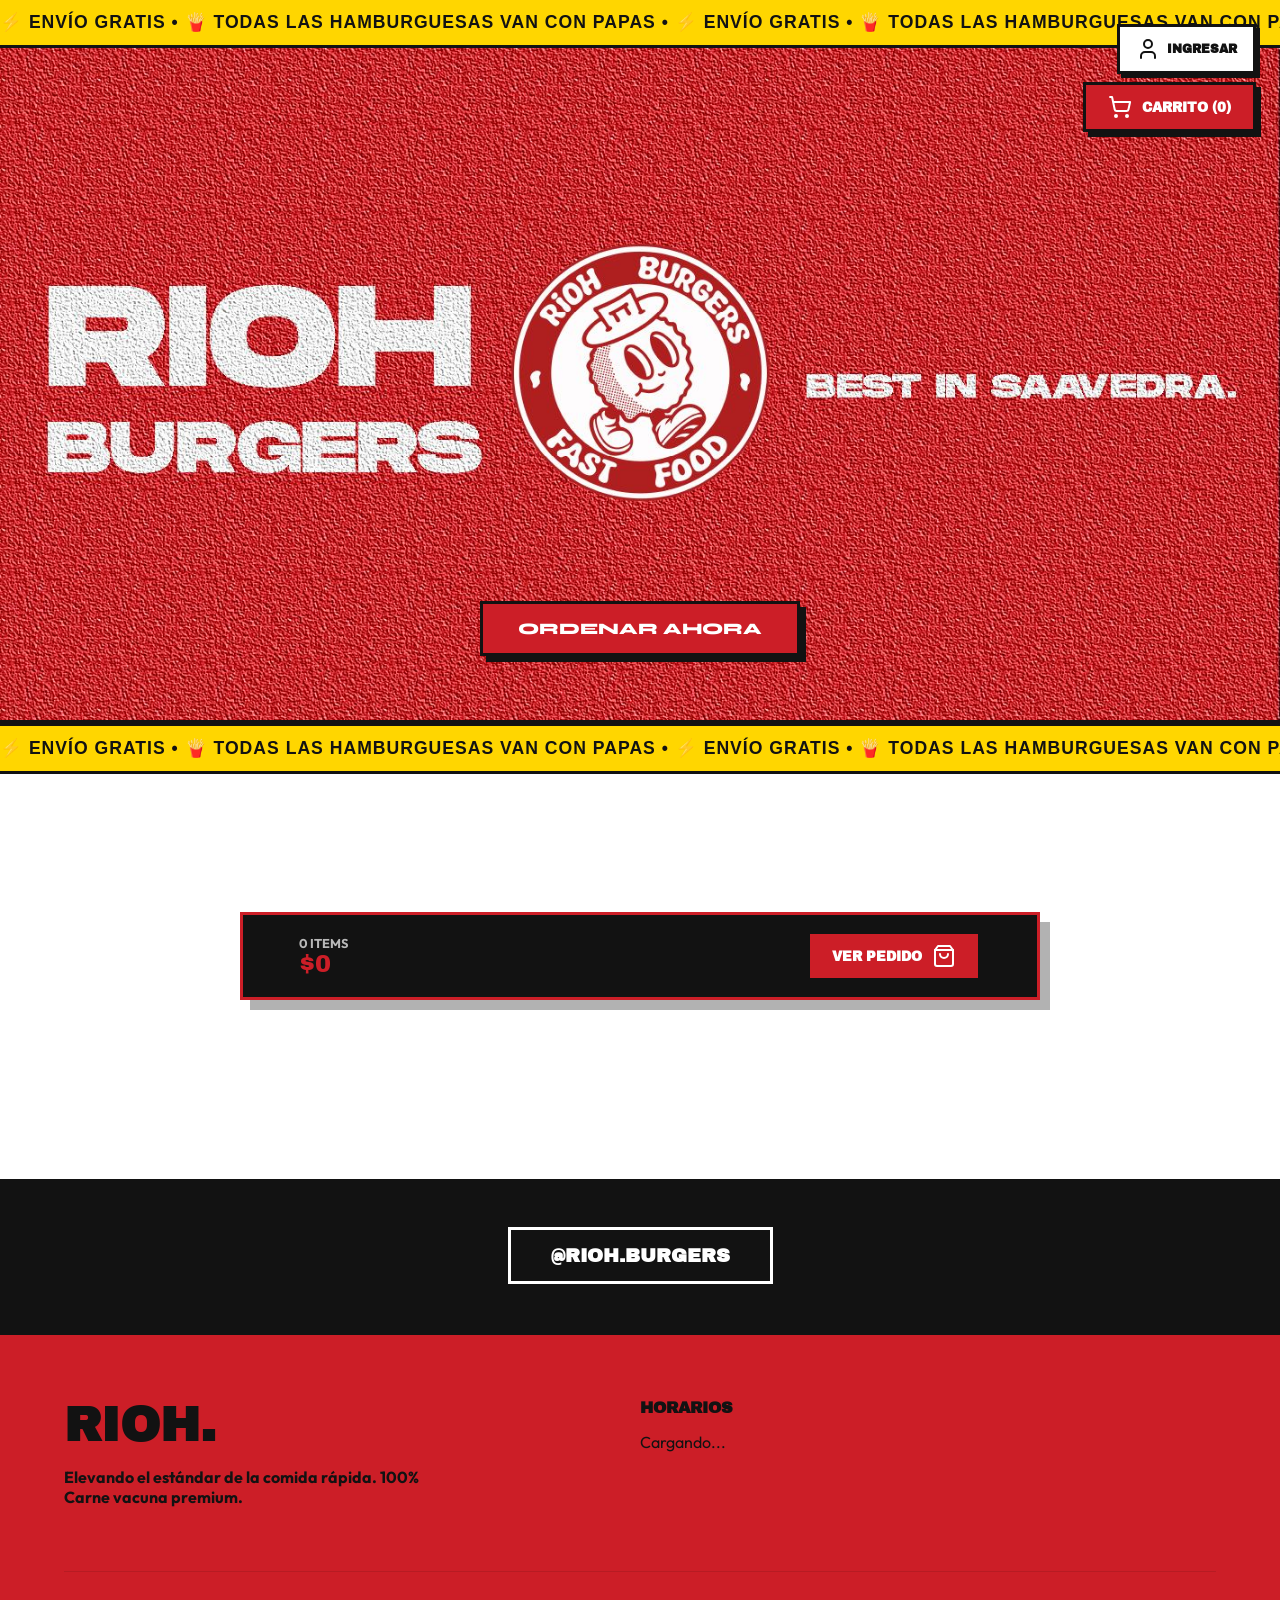
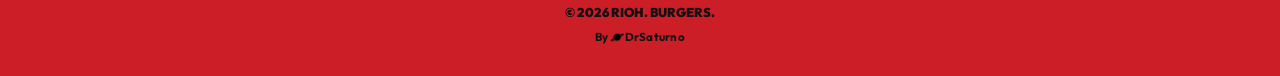
<file: index.html>
<!DOCTYPE html>
<html lang="es">

<head>
    <meta charset="UTF-8">
    <meta name="viewport" content="width=device-width, initial-scale=1.0">
    <title>RIOH. BURGERS | FAST FOOD PREMIUM</title>
    <meta name="description" content="Hamburguesas reales en Saavedra. Rioh Burgers: Sabor artesanal, vibra retro.">
    <link rel="icon" href="favicon.png" type="image/png">
    <link rel="apple-touch-icon" href="apple-touch-icon.png">
    <link rel="preload" href="fondo01.jpg" as="image" media="(min-width: 769px)">
    <link rel="preload" href="DESIGN.jpg.jpeg" as="image" type="image/jpeg" media="(max-width: 868px)">
    <link rel="preload" href="archivo-black-latin.woff2?v=20260812.5" as="font" type="font/woff2" crossorigin>
    <link rel="preload" href="outfit-latin.woff2?v=20260812.5" as="font" type="font/woff2" crossorigin>
    <link rel="stylesheet" href="fonts.css?v=20260812.5">
    <link rel="stylesheet" href="style.css?v=20260830.2">
    <script src="lucide.min.js?v=20260812.5" defer></script>
    <script src="supabase.min.js?v=20260812.5" defer></script>
    <script src="main.js?v=20260830.3" defer></script>
</head>

<body>
    <div id="loader">
        <div class="loader-logo">RIOH.</div>
    </div>

    <div class="marquee-container">
        <div class="marquee-content">
            ⚡ ENVÍO GRATIS • 🍟 TODAS LAS HAMBURGUESAS VAN CON PAPAS • ⚡ ENVÍO GRATIS • 🍟 TODAS LAS HAMBURGUESAS VAN
            CON PAPAS • ⚡ ENVÍO GRATIS • 🍟 TODAS LAS HAMBURGUESAS VAN CON PAPAS •
        </div>
    </div>

    <div class="floating-actions">
        <button class="user-btn" id="user-btn" onclick="handleUserBtnClick()">
            <i data-lucide="user"></i>
            <span id="user-btn-label">INGRESAR</span>
        </button>
        <button class="cart-btn" onclick="toggleCartModal()">
            <span class="cart-icon-wrap">
                <i data-lucide="shopping-cart"></i>
                <span class="cart-badge" id="cart-badge" style="display:none">0</span>
            </span>
            <span class="cart-label">CARRITO (<span id="cart-qty">0</span>)</span>
        </button>
        <button class="last-order-btn" id="last-order-btn" onclick="openLastOrderReceipt()" style="display:none">
            <i data-lucide="receipt-text"></i>
            <span>ÚLTIMO PEDIDO</span>
        </button>
    </div>

    <main>
        <section class="hero">
            <div class="container hero-cta-only">
                <a href="#menu" class="btn-hero">ORDENAR AHORA</a>
            </div>
        </section>

        <div class="marquee-container border-top reverse">
            <div class="marquee-content">
                ⚡ ENVÍO GRATIS • 🍟 TODAS LAS HAMBURGUESAS VAN CON PAPAS • ⚡ ENVÍO GRATIS • 🍟 TODAS LAS HAMBURGUESAS
                VAN
                CON PAPAS • ⚡ ENVÍO GRATIS • 🍟 TODAS LAS HAMBURGUESAS VAN CON PAPAS •
            </div>
        </div>

        <div id="menu" class="product-categories" aria-live="polite">
            <div class="catalog-loading">CARGANDO MENÚ...</div>
        </div>

        <!-- Product Detail Modal -->
        <div id="product-modal" class="modal-overlay">
            <div class="modal-content">
                <button class="close-modal" type="button" aria-label="Cerrar detalle"><i data-lucide="x"></i></button>
                <div class="modal-body-grid">
                    <div class="modal-img-side">
                        <img id="modal-img" alt="Producto seleccionado">
                    </div>
                    <div class="modal-info-side">
                        <h2 id="modal-title"></h2>
                        <p id="modal-desc"></p>
                        <div class="fries-modal-callout"><i data-lucide="badge-check"></i> ESTA HAMBURGUESA INCLUYE PAPAS FRITAS</div>

                        <div class="custom-section">
                            <h4>TAMAÑO</h4>
                            <div class="price-options-modal">
                                <button class="modal-pill active" data-type="Simple">SIMPLE</button>
                                <button class="modal-pill" data-type="Doble">DOBLE</button>
                            </div>
                        </div>

                        <div class="custom-section" id="removable-ingredients-section" hidden>
                            <h4>¿QUERÉS SACARLE ALGO?</h4>
                            <p class="custom-section-help">Marcá los ingredientes que no querés en tu hamburguesa.</p>
                            <div class="removable-ingredients-list" id="removable-ingredients-list"></div>
                        </div>

                        <div class="custom-section">
                            <h4>EXTRAS</h4>
                            <div class="extras-list">
                                <div class="extra-item extra-item--triple" data-name="Medallón Extra" data-price="1500">
                                    <div class="extra-item-copy">
                                        <strong>OTRO MAS Y QUE SEA TRIPLE</strong>
                                        <small class="extra-item-name">Medallón extra</small>
                                        <span>$1500 c/u</span>
                                    </div>
                                    <div class="extra-qty-control">
                                        <button type="button" class="extra-qty-btn" data-delta="-1"
                                            aria-label="Quitar medallón extra">−</button>
                                        <span class="extra-qty-value">0</span>
                                        <button type="button" class="extra-qty-btn" data-delta="1"
                                            aria-label="Agregar medallón extra">+</button>
                                    </div>
                                </div>
                                <div class="extra-item" data-name="Extra Cheddar" data-price="1500">
                                    <div class="extra-item-copy">
                                        <strong>Extra Cheddar</strong>
                                        <span>+$1.500 c/u</span>
                                    </div>
                                    <div class="extra-qty-control">
                                        <button type="button" class="extra-qty-btn" data-delta="-1"
                                            aria-label="Quitar cheddar extra">−</button>
                                        <span class="extra-qty-value">0</span>
                                        <button type="button" class="extra-qty-btn" data-delta="1"
                                            aria-label="Agregar cheddar extra">+</button>
                                    </div>
                                </div>
                                <div class="extra-item" data-name="Extra Bacon" data-price="1500">
                                    <div class="extra-item-copy">
                                        <strong>Extra Bacon</strong>
                                        <span>+$1.500 c/u</span>
                                    </div>
                                    <div class="extra-qty-control">
                                        <button type="button" class="extra-qty-btn" data-delta="-1"
                                            aria-label="Quitar bacon extra">−</button>
                                        <span class="extra-qty-value">0</span>
                                        <button type="button" class="extra-qty-btn" data-delta="1"
                                            aria-label="Agregar bacon extra">+</button>
                                    </div>
                                </div>
                            </div>
                        </div>

                        <div class="modal-cart-pill" id="modal-cart-pill" style="display:none">
                            <i data-lucide="shopping-cart"></i>
                            <span>CARRITO</span>
                            <strong id="modal-cart-total">$0</strong>
                        </div>

                        <div class="modal-footer">
                            <div class="qty-selector">
                                <button type="button" aria-label="Quitar una unidad" onclick="changeQty(-1)"><i data-lucide="minus"></i></button>
                                <span id="modal-qty">1</span>
                                <button type="button" aria-label="Agregar una unidad" onclick="changeQty(1)"><i data-lucide="plus"></i></button>
                            </div>
                            <button id="add-to-cart-big" class="cart-btn">AGREGAR POR <span
                                    id="modal-total-price"></span></button>
                        </div>
                    </div>
                </div>
            </div>
        </div>

        <!-- Upsell Modal: Nuggets -->
        <div id="upsell-modal" class="modal-overlay">
            <div class="modal-content upsell-content">
                <button type="button" class="modal-back-btn" onclick="backFromUpsell()">
                    <i data-lucide="arrow-left"></i> VOLVER AL CARRITO
                </button>
                <div class="upsell-header">
                    <span class="upsell-tag">ANTES DE CONTINUAR</span>
                    <h2>¿SUMÁS UNOS NUGGETS?</h2>
                    <p>Completá tu pedido con algo más</p>
                    <div class="upsell-running-total">
                        <span>Tu pedido hasta ahora:</span>
                        <strong id="upsell-cart-total">$0</strong>
                    </div>
                </div>
                <div class="upsell-nuggets-grid" id="upsell-nuggets-grid"></div>
                <button class="upsell-skip-btn" id="upsell-proceed-btn" onclick="proceedFromUpsell()">
                    NO GRACIAS, CONTINUAR AL PAGO <i data-lucide="arrow-right"></i>
                </button>
            </div>
        </div>

        <!-- Auth Modal -->
        <div id="auth-modal" class="modal-overlay">
            <div class="modal-content auth-content">
                <button class="close-modal" type="button" onclick="closeAuthModal()" aria-label="Cerrar acceso"><i data-lucide="x"></i></button>
                <div class="auth-logo">RIOH.</div>
                <p class="auth-subtitle" id="auth-subtitle">Tu cuenta para pedir más rápido</p>

                <div class="auth-tabs">
                    <button class="auth-tab active" data-tab="login" onclick="switchAuthTab('login')">INGRESAR</button>
                    <button class="auth-tab" data-tab="register" onclick="switchAuthTab('register')">REGISTRARSE</button>
                </div>

                <div id="auth-panel-login" class="auth-panel">
                    <div class="input-group">
                        <label for="login-email">EMAIL</label>
                        <input type="email" id="login-email" name="email" autocomplete="email" maxlength="254" placeholder="tu@email.com">
                    </div>
                    <div class="input-group">
                        <label for="login-pass">CONTRASEÑA</label>
                        <input type="password" id="login-pass" name="password" autocomplete="current-password" minlength="6" maxlength="128" placeholder="••••••••">
                    </div>
                    <div id="auth-error-login" class="auth-msg"></div>
                    <button class="auth-submit-btn" onclick="doLogin()">INGRESAR</button>
                    <button class="auth-link-btn" onclick="doForgotPassword()">¿Olvidaste tu contraseña?</button>
                </div>

                <div id="auth-panel-register" class="auth-panel" style="display:none">
                    <div class="form-row">
                        <div class="input-group">
                            <label for="reg-nombre">NOMBRE</label>
                            <input type="text" id="reg-nombre" name="name" autocomplete="name" maxlength="100" placeholder="Tu nombre">
                        </div>
                        <div class="input-group">
                            <label for="reg-whatsapp">WHATSAPP</label>
                            <input type="tel" id="reg-whatsapp" name="tel" autocomplete="tel" inputmode="tel" maxlength="30" placeholder="11 1234 5678">
                        </div>
                    </div>
                    <div class="input-group">
                        <label for="reg-email">EMAIL</label>
                        <input type="email" id="reg-email" name="email" autocomplete="email" maxlength="254" placeholder="tu@email.com">
                    </div>
                    <div class="input-group">
                        <label for="reg-pass">CONTRASEÑA</label>
                        <input type="password" id="reg-pass" name="new-password" autocomplete="new-password" minlength="6" maxlength="128" placeholder="Mínimo 6 caracteres">
                    </div>
                    <div id="auth-error-register" class="auth-msg"></div>
                    <button class="auth-submit-btn" onclick="doRegister()">CREAR CUENTA</button>
                </div>

                <div id="auth-panel-recovery" class="auth-panel" style="display:none">
                    <div class="input-group">
                        <label for="recovery-pass">NUEVA CONTRASEÑA</label>
                        <input type="password" id="recovery-pass" autocomplete="new-password" minlength="8" maxlength="128" placeholder="Mínimo 8 caracteres">
                    </div>
                    <div class="input-group">
                        <label for="recovery-pass-confirm">REPETIR CONTRASEÑA</label>
                        <input type="password" id="recovery-pass-confirm" autocomplete="new-password" minlength="8" maxlength="128" placeholder="Repetí la contraseña">
                    </div>
                    <div id="auth-error-recovery" class="auth-msg"></div>
                    <button class="auth-submit-btn" onclick="doUpdatePassword()">GUARDAR CONTRASEÑA</button>
                </div>
            </div>
        </div>

        <button id="fab-menu" class="fab-menu" onclick="document.getElementById('menu').scrollIntoView({behavior:'smooth'})">
            <i data-lucide="utensils"></i>
            <span>ORDENAR</span>
        </button>

        <button id="scroll-top-btn" class="scroll-top-btn" type="button" aria-label="Volver arriba" onclick="window.scrollTo({top:0,behavior:'smooth'})">
            <i data-lucide="arrow-up"></i>
        </button>

        <div id="order-bar" class="order-bar">
            <div class="container bar-flex">
                <div class="bar-info" role="button" tabindex="0" aria-label="Abrir carrito" onclick="toggleCartModal()" onkeydown="if(event.key==='Enter'||event.key===' '){event.preventDefault();toggleCartModal()}">
                    <span id="bar-items-count">0 ITEMS</span>
                    <span class="bar-total" id="bar-total-price">$0</span>
                </div>
                <button class="cart-btn" onclick="toggleCartModal()">VER PEDIDO <i
                        data-lucide="shopping-bag"></i></button>
            </div>
        </div>

        <!-- Checkout Form Modal -->
        <div id="checkout-modal" class="modal-overlay">
            <div class="modal-content checkout-content">
                <button class="close-modal" type="button" onclick="closeCheckoutModal()" aria-label="Cerrar checkout"><i data-lucide="x"></i></button>
                <div class="checkout-body">
                    <button type="button" class="modal-back-btn" onclick="backFromCheckout()">
                        <i data-lucide="arrow-left"></i> VOLVER AL CARRITO
                    </button>
                    <h2>FINALIZAR PEDIDO</h2>
                    <p>Completa tus datos para confirmar la compra.</p>
                    <form id="checkout-form" class="brutalist-form">
                        <div class="checkout-grid-container">
                            <div class="checkout-form-side">
                                <div class="form-row">
                                    <div class="input-group">
                                        <label for="cust-name">NOMBRE COMPLETO</label>
                                        <input type="text" id="cust-name" name="name" required minlength="2" maxlength="100" autocomplete="name" placeholder="Tu nombre">
                                    </div>
                                    <div class="input-group">
                                        <label for="cust-phone">WHATSAPP / TELEFONO</label>
                                        <input type="tel" id="cust-phone" name="tel" required minlength="8" maxlength="30" autocomplete="tel" inputmode="tel" placeholder="Ej: 11 1234 5678">
                                    </div>
                                </div>

                                <div class="input-group">
                                    <label for="cust-email">EMAIL <span class="optional-label">(OPCIONAL)</span></label>
                                    <input type="email" id="cust-email" name="email" maxlength="254" autocomplete="email" placeholder="tu@email.com">
                                </div>

                                <div class="delivery-toggle-group">
                                    <label>MÉTODO DE ENTREGA</label>
                                    <div class="method-pills">
                                        <button type="button" class="method-pill active"
                                            data-method="delivery">DELIVERY</button>
                                        <button type="button" class="method-pill" data-method="pickup">RETIRO POR
                                            LOCAL</button>
                                    </div>
                                </div>

                                <div id="address-section">
                                    <div class="form-row">
                                        <div class="input-group">
                                            <label for="cust-address">DIRECCIÓN DE ENTREGA</label>
                                            <input type="text" id="cust-address" name="street-address" maxlength="220" autocomplete="street-address" placeholder="Calle y altura">
                                        </div>
                                        <div class="input-group">
                                            <label for="cust-doorbell">TIMBRE / DEPTO.</label>
                                            <input type="text" id="cust-doorbell" maxlength="80"
                                                placeholder="Ej: 4° B, timbre 12">
                                        </div>
                                    </div>
                                    <div class="input-group">
                                        <label for="shipping-zone">ZONA / ENVÍO</label>
                                        <select id="shipping-zone">
                                            <option value="0" data-zone="saavedra">SAAVEDRA ($0)</option>
                                            <option value="0" data-zone="nunez">NUÑEZ ($0)</option>
                                            <option value="0" data-zone="belgrano">BELGRANO ($0)</option>
                                            <option value="0" data-zone="villa-urquiza">VILLA URQUIZA ($0)</option>
                                            <option value="0" data-zone="florida">FLORIDA ($0)</option>
                                            <option value="0" data-zone="villa-martelli">V. MARTELLI ($0)</option>
                                            <option value="0" data-zone="vicente-lopez">VICENTE LOPEZ ($0)</option>
                                        </select>
                                    </div>
                                    <button type="button" class="text-link" onclick="openCoverageModal()"
                                        style="background:none; border:none; color:var(--primary); font-family:var(--font-heading); font-size:0.7rem; cursor:pointer; text-decoration:underline; margin-top:5px;">
                                        VER MAPA DE COBERTURA
                                    </button>
                                </div>

                                <div class="input-group delivery-time-group" id="delivery-time-group">
                                    <label for="delivery-time" id="delivery-time-label">HORARIO DE ENTREGA</label>
                                    <select id="delivery-time">
                                        <option value="">ELEGÍ UN HORARIO</option>
                                    </select>
                                    <small id="delivery-time-help">Turnos cada 15 minutos, con 30 minutos de
                                        preparación.</small>
                                </div>

                                <div class="input-group">
                                    <label for="cust-notes">NOTAS ADICIONALES</label>
                                    <textarea id="cust-notes" rows="2" maxlength="500"
                                        placeholder="Aclaraciones de cocina o entrega..."></textarea>
                                </div>
                            </div>

                            <div class="checkout-summary-side">
                                <div class="order-summary-box">
                                    <h4>TU PEDIDO</h4>
                                    <div id="checkout-items-list" class="checkout-items-list"></div>
                                    <div class="summary-divider"></div>
                                    <div class="summary-line"><span>SUBTOTAL</span> <span
                                            id="summary-subtotal">$0</span></div>

                                    <div class="coupon-group">
                                        <div class="input-group">
                                            <label class="sr-only" for="coupon-input">Cupón</label>
                                            <input type="text" id="coupon-input" maxlength="40" autocomplete="off" placeholder="CUPÓN">
                                            <button type="button" onclick="applyCoupon()"
                                                id="apply-coupon-btn">APLICAR</button>
                                        </div>
                                        <div id="coupon-message" class="coupon-msg" aria-live="polite"></div>
                                    </div>

                                    <div class="summary-line discount" id="discount-row"
                                        style="display:none; color: var(--primary);">
                                        <span id="summary-discount-label">DESCUENTO</span> <span id="summary-discount">-$0</span>
                                    </div>

                                    <div class="summary-line"><span>ENVÍO</span> <span id="summary-shipping">$0</span>
                                    </div>
                                    <div class="summary-line total"><span>TOTAL</span> <span
                                            id="summary-total">$0</span></div>
                                </div>

                                <div class="pay-method-section">
                                    <p class="pay-method-label">MÉTODO DE PAGO</p>
                                    <div class="pay-dual-btns">
                                        <button type="button" class="pay-select-btn efectivo" id="select-efectivo" onclick="selectPay('efectivo')">
                                            💵 EFECTIVO
                                        </button>
                                        <button type="button" class="pay-select-btn transferencia" id="select-transferencia" onclick="selectPay('transferencia')">
                                            🔄 TRANSFERENCIA
                                        </button>
                                    </div>
                                </div>

                                <div id="alias-box" class="cash-info-box alias-compact" style="display:none">
                                    <p>Alias para transferir:</p>
                                    <div class="alias-row">
                                        <span class="cash-alias">RIOH.BURGERS</span>
                                        <button type="button" class="copy-alias-btn" onclick="copyAlias()" title="Copiar alias" aria-label="Copiar alias">
                                            <i data-lucide="copy"></i>
                                        </button>
                                    </div>
                                </div>

                                <button type="button" class="finalizar-btn" id="finalizar-btn" style="display:none" onclick="submitOrder()">
                                    <i data-lucide="check-circle"></i> FINALIZAR PEDIDO
                                </button>

                                <div class="guest-hint" id="guest-hint-block">
                                    ¿Querés guardar tus datos?
                                    <button type="button" onclick="openAuthModal()">Creá tu cuenta</button>
                                </div>
                            </div>
                        </div>
                    </form>
                </div>
            </div>
        </div>

        <!-- Cart Modal -->
        <div id="cart-modal" class="modal-overlay">
            <div class="cart-modal-content">
                <div class="cart-header">
                    <h2>MI PEDIDO</h2>
                    <button class="clear-cart-btn" onclick="clearCart()">VACIAR CARRITO</button>
                    <button class="close-modal" type="button" onclick="toggleCartModal()" aria-label="Cerrar carrito"><i data-lucide="x"></i></button>
                </div>
                <div id="cart-items-list" class="cart-items-list">
                    <div class="empty-cart-msg">
                        <i data-lucide="shopping-bag" size="48"></i>
                        <p>Tu carrito está vacío</p>
                        <button class="btn-hero" onclick="toggleCartModal()">VOLVER AL MENÚ</button>
                    </div>
                </div>
                <div class="cart-footer">
                    <div class="cart-upsell">
                        <h4>¿TE GUSTARÍA SUMAR ALGO MÁS?</h4>
                        <div id="upsell-items" class="upsell-grid"></div>
                    </div>

                    <div class="cart-total-line">
                        <span>TOTAL</span>
                        <span id="cart-final-total">$0</span>
                    </div>
                    <button class="checkout-now-btn" onclick="showUpsellModal(); toggleCartModal();">
                        IR A PAGAR <i data-lucide="arrow-right"></i>
                    </button>
                </div>
            </div>
        </div>

        <!-- Confirmación y comprobante persistente del último pedido -->
        <div id="confirmation-modal" class="modal-overlay">
            <div class="modal-content confirmation-content">
                <div class="confirmation-ticket-edge"></div>
                <div class="confirmation-kicker">PEDIDO CONFIRMADO</div>
                <div class="confirmation-check"><i data-lucide="check"></i></div>
                <h2 id="confirmation-order-number">PEDIDO #---</h2>
                <p id="confirmation-status-copy">Tu pedido ya quedó registrado.</p>

                <div class="confirmation-summary" id="confirmation-summary"></div>

                <div class="confirmation-actions">
                    <button type="button" class="confirmation-whatsapp-btn" onclick="sendLastOrderWhatsApp()">
                        <i data-lucide="message-circle"></i> ENVIAR PEDIDO POR WP
                    </button>
                    <button type="button" class="confirmation-close-btn" onclick="closeConfirmationModal()">
                        VOLVER AL MENÚ
                    </button>
                </div>
                <p class="confirmation-backup-note">
                    Guardamos este comprobante durante 24 horas en este dispositivo.
                </p>
            </div>
        </div>

        <section id="ig" class="ig-section reveal">
            <div class="container">
                <div class="ig-follow-link">
                    <a href="https://www.instagram.com/rioh.burgers/" target="_blank" rel="noopener noreferrer"
                        class="ig-cta-btn">@RIOH.BURGERS</a>
                </div>
            </div>
        </section>

        <footer id="contacto" class="reveal">
            <div class="container">
                <div class="footer-grid">
                    <div class="footer-left">
                        <div class="footer-logo">RIOH.</div>
                        <p>Elevando el estándar de la comida rápida. 100% Carne vacuna premium.</p>
                    </div>
                    <div class="footer-info-col">
                        <h4>HORARIOS</h4>
                        <p id="footer-horarios">Cargando...</p>
                    </div>
                </div>
                <div class="footer-bottom">
                    <p>&copy; 2026 RIOH. BURGERS.</p>
                    <p class="footer-signature">By<span class="signature-planet" aria-hidden="true">🪐</span>DrSaturno</p>
                </div>
            </div>
        </footer>

        <!-- Coverage Map Modal -->
        <div id="coverage-modal" class="modal-overlay">
            <div class="modal-content" style="max-width: 600px;">
                <button class="close-modal" type="button" onclick="closeCoverageModal()" aria-label="Cerrar cobertura"><i data-lucide="x"></i></button>
                <div style="padding: 2.5rem; text-align: center;">
                    <h2 style="font-family: var(--font-heading); font-size: 2rem; margin-bottom: 2rem;">ZONAS DE
                        COBERTURA</h2>
                    <div
                        style="border: var(--border-width) solid var(--text-dark); background: #eee; height: 350px; display: flex; align-items: center; justify-content: center; position: relative; overflow: hidden; box-shadow: 10px 10px 0px var(--text-dark);">
                        <div class="coverage-circle"
                            style="width: 150px; height: 150px; border: 4px dashed var(--primary); border-radius: 50%; display: flex; align-items: center; justify-content: center; background: rgba(204, 30, 39, 0.1); position: relative; z-index: 2;">
                            <div
                                style="font-family: var(--font-heading); color: var(--primary); font-size: 1.2rem; transform: rotate(-5deg);">
                                RIOH AREA</div>
                        </div>
                    </div>
                    <ul
                        style="list-style: none; margin-top: 2rem; text-align: left; font-weight: 700; font-size: 0.9rem;">
                        <li style="margin-bottom: 5px;"><span style="color: var(--primary);">●</span> SAAVEDRA, NUÑEZ,
                            BELGRANO: Envío Sin Cargo</li>
                        <li style="margin-bottom: 5px;"><span style="color: var(--primary);">●</span> V. URQUIZA,
                            FLORIDA: Envío Sin Cargo</li>
                        <li style="margin-bottom: 5px;"><span style="color: var(--primary);">●</span> MARTELLI, VICENTE
                            LOPEZ: Envío Sin Cargo</li>
                    </ul>
                </div>
            </div>
        </div>

        <!-- Store Closed Alert Modal -->
        <div id="alert-modal" class="modal-overlay">
            <div class="alert-modal-content">
                <h2 id="alert-title">AVISO</h2>
                <p id="alert-message">Mensaje de prueba</p>
                <button class="btn-alert" onclick="closeAlertModal()">ENTENDIDO</button>
            </div>
        </div>

        <div id="added-toast" class="added-toast">
            <i data-lucide="check-circle"></i>
            <span class="toast-name"></span>
            <span class="toast-sub">agregado al carrito</span>
        </div>
    </main>

</body>

</html>
</file>
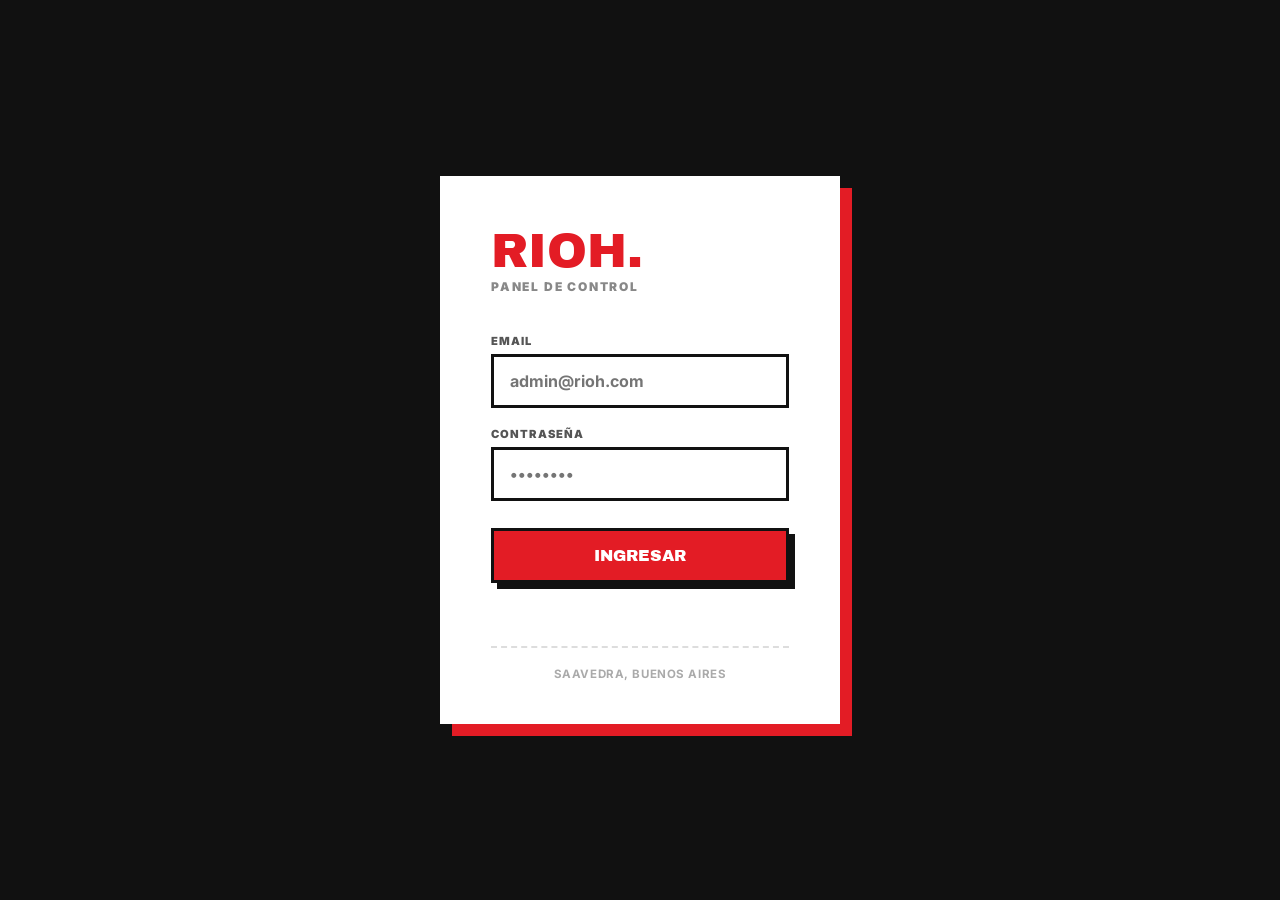
<file: admin.html>
<!DOCTYPE html>
<html lang="es">

<head>
    <meta charset="UTF-8">
    <meta name="viewport" content="width=device-width, initial-scale=1.0">
    <meta name="robots" content="noindex, nofollow, noarchive">
    <title>RIOH. | CONTROL PANEL</title>
    <link rel="icon" href="favicon.png" type="image/png">
    <link rel="apple-touch-icon" href="apple-touch-icon.png">
    <link rel="preload" href="archivo-black-latin.woff2?v=20260812.5" as="font" type="font/woff2" crossorigin>
    <link rel="preload" href="inter-latin.woff2?v=20260812.5" as="font" type="font/woff2" crossorigin>
    <link rel="stylesheet" href="fonts.css?v=20260812.5">
    <script src="lucide.min.js?v=20260812.5" defer></script>
    <script src="supabase.min.js?v=20260812.5" defer></script>
    <script src="jspdf.umd.min.js?v=20260812.5" defer></script>
    <script src="jspdf.plugin.autotable.min.js?v=20260812.5" defer></script>
    <script src="qz-tray.js?v=20260812.5" defer></script>
    <script src="admin.js?v=20260830.2" defer></script>
    <style>
        :root {
            --primary: #E31C25;
            --text-dark: #111;
            --bg-light: #F4F4F4;
            --border-width: 3px;
            --transition: all 0.3s cubic-bezier(0.25, 0.46, 0.45, 0.94);
            --sidebar-w: 280px;
        }

        * { margin: 0; padding: 0; box-sizing: border-box; }

        :where(a, button, input, select, textarea, [tabindex]):focus-visible {
            outline: 3px solid #ffeb3b;
            outline-offset: 3px;
            box-shadow: 0 0 0 5px #111;
        }

        body {
            font-family: 'Inter', sans-serif;
            background-color: var(--bg-light);
            color: var(--text-dark);
            display: flex;
            min-height: 100vh;
        }

        /* ── LOGIN OVERLAY ── */
        #login-overlay {
            position: fixed;
            inset: 0;
            background: #111;
            display: flex;
            align-items: center;
            justify-content: center;
            z-index: 9999;
        }

        #login-overlay.hidden { display: none; }

        .login-card {
            background: white;
            border: var(--border-width) solid white;
            box-shadow: 12px 12px 0px var(--primary);
            padding: 3rem 3rem 2.5rem;
            width: 100%;
            max-width: 400px;
            margin: 1rem;
        }

        .login-logo {
            font-family: 'Archivo Black', sans-serif;
            font-size: 3rem;
            color: var(--primary);
            line-height: 1;
        }

        .login-subtitle {
            font-size: 0.75rem;
            font-weight: 900;
            text-transform: uppercase;
            letter-spacing: 0.15em;
            color: #888;
            margin-bottom: 2.5rem;
            margin-top: 4px;
        }

        .login-field {
            margin-bottom: 1.2rem;
        }

        .login-field label {
            display: block;
            font-size: 0.7rem;
            font-weight: 900;
            text-transform: uppercase;
            letter-spacing: 0.1em;
            margin-bottom: 6px;
            color: #555;
        }

        .login-field input {
            width: 100%;
            padding: 14px 16px;
            border: var(--border-width) solid var(--text-dark);
            font-family: 'Inter', sans-serif;
            font-size: 1rem;
            font-weight: 700;
            background: white;
            outline: none;
            transition: box-shadow 0.2s;
        }

        .login-field input:focus {
            box-shadow: 4px 4px 0px var(--primary);
        }

        .login-btn {
            width: 100%;
            background: var(--primary);
            color: white;
            border: var(--border-width) solid var(--text-dark);
            padding: 16px;
            font-family: 'Archivo Black', sans-serif;
            font-size: 1rem;
            text-transform: uppercase;
            cursor: pointer;
            box-shadow: 6px 6px 0px var(--text-dark);
            margin-top: 0.5rem;
            transition: transform 0.15s, box-shadow 0.15s;
        }

        .login-btn:hover {
            transform: translate(-2px, -2px);
            box-shadow: 8px 8px 0px var(--text-dark);
        }

        .login-btn:active {
            transform: translate(2px, 2px);
            box-shadow: 2px 2px 0px var(--text-dark);
        }

        .login-error {
            font-size: 0.8rem;
            font-weight: 700;
            color: var(--primary);
            margin-top: 1rem;
            min-height: 1.2em;
            text-align: center;
            text-transform: uppercase;
        }

        .login-footer {
            margin-top: 2rem;
            padding-top: 1.2rem;
            border-top: 2px dashed #ddd;
            font-size: 0.72rem;
            color: #aaa;
            text-align: center;
            font-weight: 700;
            text-transform: uppercase;
            letter-spacing: 0.05em;
        }

        /* ── MOBILE HEADER ── */
        .mobile-header {
            display: none;
            position: fixed;
            top: 0;
            left: 0;
            right: 0;
            height: 60px;
            background: var(--text-dark);
            z-index: 500;
            padding: 0 1rem;
            align-items: center;
            justify-content: space-between;
            border-bottom: var(--border-width) solid var(--primary);
        }

        .mobile-logo {
            font-family: 'Archivo Black', sans-serif;
            color: var(--primary);
            font-size: 1.4rem;
        }

        .hamburger-btn {
            background: none;
            border: 2px solid #555;
            color: white;
            padding: 6px 10px;
            cursor: pointer;
            display: flex;
            align-items: center;
        }

        /* ── SIDEBAR ── */
        .sidebar {
            width: var(--sidebar-w);
            background: var(--text-dark);
            color: white;
            padding: 2rem;
            display: flex;
            flex-direction: column;
            border-right: var(--border-width) solid var(--text-dark);
            position: fixed;
            height: 100vh;
            z-index: 400;
            transition: transform 0.3s ease;
        }

        .admin-logo {
            font-family: 'Archivo Black', sans-serif;
            font-size: 2rem;
            color: var(--primary);
            margin-bottom: 3rem;
        }

        .nav-menu { list-style: none; flex: 1; }
        .nav-item { margin-bottom: 1rem; }

        .nav-link {
            display: flex;
            align-items: center;
            gap: 15px;
            color: #AAA;
            text-decoration: none;
            font-weight: 700;
            padding: 12px;
            border: var(--border-width) solid transparent;
            transition: var(--transition);
            cursor: pointer;
        }

        .nav-link:hover, .nav-link.active {
            color: white;
            background: rgba(255, 255, 255, 0.1);
            border-left: var(--border-width) solid var(--primary);
        }

        .nav-link-disabled {
            opacity: 0.35;
            cursor: not-allowed;
            pointer-events: none;
        }

        .sidebar-overlay {
            display: none;
            position: fixed;
            inset: 0;
            background: rgba(0,0,0,0.6);
            z-index: 300;
        }

        /* ── STORE TOGGLE ── */
        .store-toggle-wrap {
            background: rgba(255,255,255,0.08);
            border: 2px solid #333;
            padding: 12px;
            margin-bottom: 0.8rem;
            display: flex;
            align-items: center;
            justify-content: space-between;
            gap: 10px;
        }
        .store-toggle-label {
            font-size: 0.75rem;
            font-weight: 900;
            text-transform: uppercase;
            letter-spacing: 0.05em;
        }
        .store-toggle-status {
            font-size: 0.65rem;
            font-weight: 700;
            margin-top: 2px;
        }
        .store-toggle-status.online { color: #4CAF50; }
        .store-toggle-status.offline { color: #FF5252; }

        /* ── MAIN CONTENT ── */
        .main-content {
            margin-left: var(--sidebar-w);
            flex: 1;
            padding: 3rem;
        }

        header {
            display: flex;
            justify-content: space-between;
            align-items: center;
            margin-bottom: 2rem;
        }

        h1 {
            font-family: 'Archivo Black', sans-serif;
            text-transform: uppercase;
            font-size: 2.5rem;
        }

        .stats-grid {
            display: grid;
            grid-template-columns: repeat(auto-fit, minmax(240px, 1fr));
            gap: 2rem;
            margin-bottom: 3rem;
        }

        .stat-card {
            background: white;
            border: var(--border-width) solid var(--text-dark);
            padding: 2rem;
            box-shadow: 8px 8px 0px var(--text-dark);
        }

        .stat-card h3 {
            font-size: 0.8rem;
            color: #666;
            margin-bottom: 10px;
            text-transform: uppercase;
        }

        .stat-card .value {
            font-size: 1.8rem;
            font-weight: 900;
            font-family: 'Archivo Black', sans-serif;
            line-height: 1.1;
        }

        .admin-section { display: none; }
        .admin-section.active { display: block; }

        @keyframes toastIn {
            from { transform: translateX(100%) scale(0.5); opacity: 0; }
            to { transform: translateX(0) scale(1); opacity: 1; }
        }
        @keyframes toastOut {
            from { transform: translateX(0) scale(1); opacity: 1; }
            to { transform: translateX(100%) scale(0.5); opacity: 0; }
        }

        /* ── TABLES ── */
        .brutalist-table {
            width: 100%;
            border-collapse: collapse;
            background: white;
            border: var(--border-width) solid var(--text-dark);
            box-shadow: 10px 10px 0px var(--text-dark);
        }

        .brutalist-table th, .brutalist-table td {
            border: var(--border-width) solid var(--text-dark);
            padding: 1rem 1.5rem;
            text-align: left;
            font-weight: 700;
        }

        .brutalist-table th {
            background: var(--text-dark);
            color: white;
            font-family: 'Archivo Black', sans-serif;
            text-transform: uppercase;
            font-size: 0.8rem;
        }

        .table-scroll-wrap {
            overflow-x: auto;
            -webkit-overflow-scrolling: touch;
        }

        /* ── FORMS ── */
        .stock-control-panel {
            background: white;
            border: var(--border-width) solid var(--text-dark);
            padding: 2rem;
            margin-bottom: 3rem;
            box-shadow: 8px 8px 0px var(--primary);
        }

        .stock-form {
            display: grid;
            grid-template-columns: 2fr 1fr 1fr auto;
            gap: 1.5rem;
            align-items: end;
        }

        .input-group { display: flex; flex-direction: column; gap: 8px; }
        .input-group label { font-weight: 900; font-size: 0.8rem; text-transform: uppercase; }

        .input-group input, .input-group select, .input-group textarea {
            padding: 12px;
            border: var(--border-width) solid var(--text-dark);
            font-weight: 700;
            font-family: inherit;
            font-size: 0.9rem;
        }

        .input-group textarea { resize: vertical; min-height: 60px; }

        .add-btn {
            background: var(--primary);
            color: white;
            padding: 12px 25px;
            border: var(--border-width) solid var(--text-dark);
            font-family: 'Archivo Black', sans-serif;
            cursor: pointer;
            box-shadow: 4px 4px 0px var(--text-dark);
        }

        .add-btn:hover { transform: translate(-2px, -2px); box-shadow: 6px 6px 0px var(--text-dark); }

        /* ── STATUS BADGES ── */
        .status-badge { padding: 5px 10px; font-size: 0.7rem; text-transform: uppercase; border: 2px solid var(--text-dark); }
        .status-ok { background: #4CAF50; color: white; }
        .status-low { background: #FFC107; color: var(--text-dark); }
        .status-critical { background: var(--primary); color: white; }
        .status-inactive { background: #999; color: white; }

        /* ── FILTER BAR ── */
        .filter-bar {
            display: flex;
            gap: 8px;
            margin-bottom: 1.5rem;
            flex-wrap: wrap;
            align-items: center;
        }

        .filter-btn {
            background: white;
            border: 2px solid var(--text-dark);
            padding: 8px 14px;
            font-weight: 700;
            cursor: pointer;
            font-family: 'Inter', sans-serif;
            font-size: 0.8rem;
            transition: var(--transition);
            white-space: nowrap;
        }

        .filter-btn:hover { background: #eee; }
        .filter-btn.active {
            background: var(--text-dark);
            color: white;
            box-shadow: 4px 4px 0px var(--primary);
        }

        .custom-range { display: none; gap: 10px; align-items: center; flex-wrap: wrap; }
        .custom-range.active { display: flex; }

        /* ── TOGGLE SWITCH ── */
        .switch { position: relative; display: inline-block; width: 50px; height: 26px; }
        .switch input { opacity: 0; width: 0; height: 0; }
        .slider { position: absolute; cursor: pointer; top:0; left:0; right:0; bottom:0; background:#444; transition:.4s; border-radius:34px; }
        .slider:before { position:absolute; content:""; height:18px; width:18px; left:4px; bottom:4px; background:white; transition:.4s; border-radius:50%; }
        input:checked + .slider { background-color: #4CAF50; }
        input:checked + .slider:before { transform: translateX(24px); }

        .sidebar-footer { margin-top: auto; border-top: 1px solid #333; padding-top: 1.5rem; }

        .admin-signature {
            width: max-content;
            margin: 0.75rem auto 0;
            padding: 0.25rem 0.55rem;
            border-radius: 999px;
            background: rgba(255, 255, 255, 0.78);
            color: #111;
            font-size: 0.62rem;
            font-weight: 700;
            letter-spacing: 0.02em;
            line-height: 1;
            opacity: 0.72;
        }

        .admin-signature .signature-planet {
            display: inline-block;
            margin-inline: 0.08em;
            filter: grayscale(1) brightness(0);
        }

        /* ── KANBAN ── */
        .kanban-board {
            display: grid;
            grid-template-columns: repeat(4, 1fr);
            gap: 1.2rem;
            align-items: flex-start;
            overflow-x: auto;
            padding-bottom: 1rem;
        }

        .kanban-col {
            border: var(--border-width) solid var(--text-dark);
            background: white;
            box-shadow: 6px 6px 0px var(--text-dark);
            min-width: 220px;
        }

        .kanban-col-header {
            display: flex;
            justify-content: space-between;
            align-items: center;
            padding: 0.8rem 1rem;
            font-family: 'Archivo Black', sans-serif;
            font-size: 0.72rem;
            text-transform: uppercase;
            letter-spacing: 0.03em;
        }

        .kanban-count { background: rgba(0,0,0,0.25); padding: 2px 10px; font-size: 1rem; border-radius: 2px; }

        .kanban-cards {
            padding: 0.8rem;
            min-height: 150px;
            display: flex;
            flex-direction: column;
            gap: 0.7rem;
        }

        .kanban-card {
            border: 2px solid var(--text-dark);
            padding: 0.8rem;
            background: #fafafa;
            box-shadow: 3px 3px 0px var(--text-dark);
        }

        .kanban-card-header { display:flex; justify-content:space-between; align-items:center; margin-bottom:0.3rem; }
        .kanban-items { margin: 5px 0; border-top: 1px dashed #ddd; padding-top: 5px; font-size: 0.78rem; }
        .kanban-total { text-align:right; font-family:'Archivo Black', sans-serif; font-size:1rem; margin-top:3px; }

        .kanban-advance-btn {
            background: var(--text-dark);
            color: white;
            border: none;
            padding: 5px 8px;
            font-family: 'Archivo Black', sans-serif;
            font-size: 0.6rem;
            cursor: pointer;
            margin-top: 0.5rem;
            width: 100%;
            text-transform: uppercase;
        }

        .kanban-advance-btn:hover { background: var(--primary); }
        .kanban-empty { color: #bbb; text-align: center; padding: 16px; font-size: 0.8rem; }

        /* ── PEDIDOS METRICS BAR ── */
        .pedidos-metrics {
            display: grid;
            grid-template-columns: repeat(auto-fit, minmax(170px, 1fr));
            gap: 0.8rem;
            margin-bottom: 1.2rem;
        }
        .pedido-metric {
            background: white;
            border: var(--border-width) solid var(--text-dark);
            padding: 1rem 1.2rem;
            box-shadow: 4px 4px 0px var(--text-dark);
        }
        .pedido-metric h4 {
            font-size: 0.65rem;
            color: #888;
            text-transform: uppercase;
            letter-spacing: 0.05em;
            margin-bottom: 4px;
        }
        .pedido-metric .pm-value {
            font-size: 1.5rem;
            font-weight: 900;
            font-family: 'Archivo Black', sans-serif;
        }
        .pedido-metric .pm-sub {
            font-size: 0.7rem;
            color: #999;
            margin-top: 2px;
        }

        /* ── PEDIDOS ACTION BUTTONS ── */
        .pedidos-actions {
            display: flex;
            gap: 0.6rem;
            margin-bottom: 1.2rem;
        }
        .pedidos-action-btn {
            display: flex;
            align-items: center;
            gap: 6px;
            padding: 8px 16px;
            font-family: 'Inter', sans-serif;
            font-size: 0.75rem;
            font-weight: 700;
            text-transform: uppercase;
            letter-spacing: 0.03em;
            border: 2px solid var(--text-dark);
            cursor: pointer;
            transition: var(--transition);
        }
        .pedidos-action-btn.wa-btn {
            background: #25D366;
            color: white;
            border-color: #128C7E;
        }
        .pedidos-action-btn.wa-btn:hover { background: #128C7E; }
        .pedidos-action-btn.pdf-btn {
            background: var(--text-dark);
            color: white;
        }
        .pedidos-action-btn.pdf-btn:hover { background: var(--primary); }

        /* ── CARD ACTION ROW ── */
        .card-actions {
            display: flex;
            gap: 4px;
            margin-top: 6px;
        }

        .card-btn {
            border: 2px solid var(--text-dark);
            padding: 5px 8px;
            font-family: 'Archivo Black', sans-serif;
            font-size: 0.6rem;
            cursor: pointer;
            text-transform: uppercase;
            display: flex;
            align-items: center;
            gap: 3px;
        }

        .card-btn-back    { background: #f0f0f0; color: #555; flex: 0 0 auto; }
        .card-btn-back:hover { background: #ddd; }
        .card-btn-advance { background: var(--text-dark); color: white; flex: 1; justify-content: center; }
        .card-btn-advance:hover { background: var(--primary); }
        .card-btn-delete  { background: white; color: var(--primary); border-color: var(--primary); flex: 0 0 auto; }
        .card-btn-delete:hover { background: #fff0f0; }

        /* ── MOBILE KANBAN TABS ── */
        .kanban-mobile-tabs {
            display: none;
            gap: 4px;
            margin-bottom: 0.8rem;
        }

        .kmt-btn {
            flex: 1;
            padding: 8px 4px;
            border: 2px solid #ccc;
            background: white;
            font-family: 'Archivo Black', sans-serif;
            font-size: 0.6rem;
            text-transform: uppercase;
            cursor: pointer;
            text-align: center;
            color: #888;
        }

        .kmt-btn.active { color: white; border-color: transparent; }

        /* ── ORDERS HEADER ── */
        .orders-header-controls { display: flex; gap: 10px; align-items: center; flex-wrap: wrap; }

        .refresh-btn {
            background: white;
            border: 2px solid var(--text-dark);
            padding: 8px 14px;
            font-weight: 700;
            cursor: pointer;
            font-family: 'Inter', sans-serif;
            display: flex;
            align-items: center;
            gap: 6px;
            box-shadow: 3px 3px 0px var(--text-dark);
            font-size: 0.8rem;
        }

        .refresh-btn:hover { background: #eee; }

        .auto-refresh-badge { font-size: 0.7rem; color: #888; font-weight: 700; background: #eee; border: 1px solid #ccc; padding: 4px 8px; white-space: nowrap; }

        /* ── CUSTOMER RANKING ── */
        .ranking-table-wrap {
            background: white;
            border: var(--border-width) solid var(--text-dark);
            box-shadow: 8px 8px 0px var(--text-dark);
            margin-top: 2rem;
        }

        .ranking-table-wrap h3 {
            font-family: 'Archivo Black', sans-serif;
            font-size: 1rem;
            text-transform: uppercase;
            background: var(--text-dark);
            color: #FFD600;
            padding: 1rem 1.5rem;
        }

        .qty-btn {
            background: white;
            border: 2px solid var(--text-dark);
            padding: 8px 14px;
            font-weight: 700;
            cursor: pointer;
            font-family: 'Inter', sans-serif;
        }

        /* ── ORDER DETAIL MODAL ── */
        #order-detail-modal {
            display: none;
            position: fixed;
            inset: 0;
            background: rgba(0,0,0,0.8);
            z-index: 3000;
            overflow-y: auto;
            padding: 2rem 1rem;
            -webkit-overflow-scrolling: touch;
        }
        .order-detail-card {
            max-width: 520px;
            margin: 0 auto;
            background: white;
            border: 3px solid var(--text-dark);
            box-shadow: 10px 10px 0 var(--primary);
        }
        .order-detail-header {
            background: var(--text-dark);
            color: white;
            padding: 1.2rem 1.5rem;
            display: flex;
            justify-content: space-between;
            align-items: center;
        }
        .order-detail-header h2 {
            font-family: 'Archivo Black', sans-serif;
            font-size: 1.4rem;
            letter-spacing: 0.02em;
        }
        .order-detail-estado {
            font-size: 0.7rem;
            font-weight: 700;
            letter-spacing: 0.08em;
            text-transform: uppercase;
            padding: 4px 10px;
            border: 2px solid rgba(255,255,255,0.5);
        }
        .order-detail-body { padding: 0; }
        .order-detail-section {
            padding: 1rem 1.5rem;
            border-bottom: 2px dashed #eee;
        }
        .order-detail-section:last-child { border-bottom: none; }
        .order-detail-section-title {
            font-size: 0.65rem;
            font-weight: 700;
            text-transform: uppercase;
            letter-spacing: 0.1em;
            color: #999;
            margin-bottom: 0.6rem;
        }
        .order-item-row {
            display: flex;
            align-items: flex-start;
            gap: 10px;
            padding: 8px 0;
            border-bottom: 1px solid #f0f0f0;
        }
        .order-item-row:last-child { border-bottom: none; }
        .order-item-qty {
            font-family: 'Archivo Black', sans-serif;
            font-size: 1.1rem;
            min-width: 28px;
            color: var(--primary);
        }
        .order-item-info { flex: 1; }
        .order-item-name {
            font-weight: 700;
            font-size: 0.95rem;
        }
        .order-item-type {
            font-size: 0.78rem;
            color: #888;
        }
        .order-item-extras {
            font-size: 0.78rem;
            font-weight: 700;
            color: var(--primary);
            margin-top: 2px;
        }
        .order-item-price {
            font-family: 'Archivo Black', sans-serif;
            font-size: 0.9rem;
            white-space: nowrap;
        }
        .order-total-row {
            display: flex;
            justify-content: space-between;
            align-items: center;
            padding: 1rem 1.5rem;
            background: var(--text-dark);
            color: white;
        }
        .order-total-label {
            font-size: 0.85rem;
            font-weight: 700;
            text-transform: uppercase;
            letter-spacing: 0.05em;
        }
        .order-total-value {
            font-family: 'Archivo Black', sans-serif;
            font-size: 1.6rem;
        }
        .order-detail-actions {
            padding: 1rem 1.5rem;
            display: flex;
            gap: 8px;
            background: #f4f4f4;
        }
        .kanban-card { cursor: pointer; transition: transform 0.1s, box-shadow 0.1s; }
        .kanban-card:hover { transform: translate(-2px, -2px); box-shadow: 5px 5px 0 var(--text-dark); }
        .kanban-card:active { transform: translate(0,0); box-shadow: 2px 2px 0 var(--text-dark); }

        .order-benefit-badge,
        .recent-benefit-label {
            display: inline-block;
            margin-top: 5px;
            padding: 4px 7px;
            border: 2px solid var(--text-dark);
            background: #FFD600;
            color: var(--text-dark);
            font-family: 'Archivo Black', sans-serif;
            font-size: 0.64rem;
            line-height: 1.25;
            text-transform: uppercase;
        }

        .order-item-removed {
            margin-top: 3px;
            color: #B71C1C;
            font-size: 0.76rem;
            font-weight: 900;
        }

        /* ── CUSTOMER PROFILE MODAL ── */
        #customer-modal {
            display: none;
            position: fixed;
            inset: 0;
            background: rgba(0,0,0,0.75);
            z-index: 2000;
            overflow-y: auto;
            padding: 2rem 1rem;
            -webkit-overflow-scrolling: touch;
        }

        .customer-modal-card {
            max-width: 640px;
            margin: 0 auto;
            background: white;
            border: var(--border-width) solid var(--text-dark);
            box-shadow: 12px 12px 0px var(--primary);
        }

        .customer-modal-header {
            background: var(--text-dark);
            color: white;
            padding: 1.5rem;
            display: flex;
            justify-content: space-between;
            align-items: center;
        }

        .customer-modal-header h2 {
            font-family: 'Archivo Black', sans-serif;
            font-size: 1.3rem;
        }

        .order-print-btn {
            background: #fff;
            border: 2px solid rgba(255,255,255,0.6);
            color: #111;
            width: 32px; height: 32px;
            cursor: pointer;
            font-size: 1rem;
            border-radius: 4px;
            display: flex; align-items: center; justify-content: center;
            transition: opacity 0.15s;
            flex-shrink: 0;
        }
        .order-print-btn:hover { opacity: 0.7; }

        /* ── QZ TRAY BUTTON ── */
        .qz-status-btn {
            display: flex; align-items: center; gap: 5px;
            background: white;
            border: var(--border-width) solid var(--text-dark);
            padding: 5px 10px;
            font-size: 0.72rem; font-weight: 700;
            cursor: pointer;
            font-family: 'Inter', sans-serif;
            text-transform: uppercase; letter-spacing: 0.05em;
            box-shadow: 2px 2px 0 var(--text-dark);
            transition: transform 0.1s, box-shadow 0.1s;
        }
        .qz-status-btn:hover { transform: translate(-1px,-1px); box-shadow: 3px 3px 0 var(--text-dark); }
        #qz-indicator { font-size: 9px; }

        /* ── TICKETERA CONFIG MODAL ── */
        #ticketera-modal {
            display: none;
            position: fixed; inset: 0;
            background: rgba(0,0,0,0.65);
            z-index: 2100;
            align-items: center; justify-content: center;
        }
        .ticketera-card {
            background: white;
            border: 3px solid var(--text-dark);
            box-shadow: 8px 8px 0 var(--text-dark);
            width: min(440px, 94vw);
            max-height: 90vh; overflow-y: auto;
        }
        .ticketera-header {
            background: var(--text-dark); color: white;
            padding: 1rem 1.3rem;
            display: flex; justify-content: space-between; align-items: center;
        }
        .ticketera-header h3 {
            font-family: 'Archivo Black', sans-serif;
            font-size: 1.05rem; letter-spacing: 0.03em;
        }
        .ticketera-body { padding: 1.4rem; }
        .ticketera-label {
            font-size: 0.78rem; font-weight: 700;
            text-transform: uppercase; letter-spacing: 0.06em;
            display: block; margin-bottom: 6px; margin-top: 1.2rem;
        }
        .ticketera-select {
            width: 100%; border: 2px solid #111;
            padding: 9px 10px; font-size: 0.9rem;
            font-family: 'Inter', sans-serif;
            background: white; cursor: pointer;
            appearance: none; -webkit-appearance: none;
        }
        .ticketera-btn-row { display: flex; gap: 8px; margin-top: 12px; }
        .ticketera-btn {
            flex: 1; padding: 10px 8px;
            font-weight: 700; cursor: pointer;
            font-family: 'Inter', sans-serif;
            text-transform: uppercase; font-size: 0.78rem;
            letter-spacing: 0.05em; border: none;
            text-align: center; text-decoration: none;
            display: block;
        }
        .ticketera-btn-dark { background: #111; color: white; }
        .ticketera-btn-red  { background: var(--primary); color: white; }
        .ticketera-btn:hover { opacity: 0.85; }
        .ticketera-instructions {
            font-size: 0.82rem; line-height: 1.8;
            padding-left: 1.2rem; margin: 10px 0 0;
        }

        .customer-modal-close {
            background: var(--primary);
            border: 2px solid white;
            color: white;
            width: 32px; height: 32px;
            cursor: pointer;
            font-size: 1rem;
            font-weight: 900;
            display: flex; align-items: center; justify-content: center;
        }

        .customer-modal-body { padding: 1.5rem; }

        .profile-stats {
            display: grid;
            grid-template-columns: repeat(3, 1fr);
            gap: 1rem;
            margin-bottom: 1.5rem;
        }

        .profile-stat {
            border: 2px solid var(--text-dark);
            padding: 0.8rem;
            text-align: center;
        }

        .profile-stat .ps-label { font-size: 0.65rem; text-transform: uppercase; color: #888; font-weight: 700; }
        .profile-stat .ps-value { font-family: 'Archivo Black', sans-serif; font-size: 1.3rem; margin-top: 3px; }

        .profile-order {
            border: 2px solid #eee;
            padding: 0.8rem 1rem;
            margin-bottom: 0.6rem;
        }

        .profile-order-header {
            display: flex;
            justify-content: space-between;
            align-items: center;
            margin-bottom: 0.4rem;
        }

        /* ── CRM ── */
        #crm-section header {
            display: flex;
            justify-content: space-between;
            align-items: center;
            flex-wrap: wrap;
            gap: 1rem;
            margin-bottom: 1.5rem;
        }

        .profile-burger-rank {
            display: flex;
            justify-content: space-between;
            align-items: center;
            padding: 10px 12px;
            border-bottom: 1px solid #eee;
        }

        .profile-burger-rank.top-burger {
            background: #FFF9C4;
            border: 2px solid #FBC02D;
            border-bottom: 2px solid #FBC02D;
        }

        .profile-burger-rank .rank-name {
            font-weight: 700;
            font-size: 0.88rem;
        }

        .profile-burger-rank .rank-count {
            font-family: 'Archivo Black', sans-serif;
            font-size: 0.9rem;
        }

        /* ── PRODUCT FORM ── */
        .product-form-grid {
            display: grid;
            grid-template-columns: 1fr 1fr;
            gap: 1.5rem;
            align-items: start;
        }
        .product-form-grid .full-width { grid-column: 1 / -1; }

        .product-img-preview {
            width: 120px;
            height: 120px;
            border: var(--border-width) solid var(--text-dark);
            object-fit: cover;
            background: #eee;
            display: block;
            margin-top: 8px;
        }

        .product-table-img {
            width: 50px;
            height: 50px;
            object-fit: cover;
            border: 2px solid var(--text-dark);
        }

        /* ── HOURS CONFIG ── */
        .hours-config-grid {
            display: grid;
            grid-template-columns: 1fr 1fr auto;
            gap: 1.5rem;
            align-items: end;
        }
        .days-checkboxes {
            display: flex;
            flex-wrap: wrap;
            gap: 8px;
            margin-top: 8px;
        }
        .days-checkboxes label {
            display: flex;
            align-items: center;
            gap: 4px;
            font-weight: 700;
            font-size: 0.8rem;
            cursor: pointer;
            background: white;
            border: 2px solid #ddd;
            padding: 6px 10px;
            transition: all 0.2s;
        }
        .days-checkboxes label:has(input:checked) {
            background: var(--text-dark);
            color: white;
            border-color: var(--text-dark);
        }
        .days-checkboxes input { display: none; }

        /* ── PRINT STYLES ── */
        @media print {
            /* Al imprimir desde el admin principal, ocultar todo excepto contenido */
            .sidebar, .mobile-header, .filter-bar, .orders-header-controls,
            .refresh-btn, .qty-btn, #login-overlay, .pedidos-actions,
            #order-detail-modal, #customer-modal, .order-print-btn { display: none !important; }
            .main-content { margin-left: 0 !important; padding: 0 !important; }
            .stat-card, .ranking-table-wrap { box-shadow: none !important; break-inside: avoid; }
        }

        /* ══════════════════════════════════
           RESPONSIVE — MOBILE
        ══════════════════════════════════ */
        @media (max-width: 900px) {
            body { overflow-x: hidden; display: block; }
            .mobile-header { display: flex; }
            .admin-logo { display: none; }

            .sidebar {
                transform: translateX(-100%);
                width: 280px;
                padding-top: 1.5rem;
                z-index: 600;
                overflow-y: auto;
            }
            .sidebar.open { transform: translateX(0); }
            .sidebar-overlay.open { display: block; }

            .main-content {
                margin-left: 0;
                padding: 0.9rem;
                padding-top: calc(60px + 0.9rem);
                overflow-x: hidden;
                width: 100%;
            }

            h1 { font-size: 1.3rem; }

            header {
                flex-wrap: wrap;
                gap: 8px;
                margin-bottom: 1rem;
            }
            .orders-header-controls { width: 100%; justify-content: flex-start; }
            .dashboard-export-btns { width: 100%; justify-content: flex-start !important; }
            .dashboard-export-btns .refresh-btn { font-size: 0.72rem; padding: 6px 10px; }
            .dashboard-export-btns .qty-btn { padding: 6px 10px; }

            .stats-grid { grid-template-columns: 1fr 1fr; gap: 0.7rem; margin-bottom: 1.2rem; }
            .stat-card { padding: 1rem; box-shadow: 4px 4px 0 var(--text-dark); }
            .stat-card .value { font-size: 1.5rem; }

            .dashboard-bottom-grid { grid-template-columns: 1fr !important; gap: 0.7rem !important; }
            .dashboard-bottom-grid .stat-card { min-height: auto !important; }

            .pedidos-metrics { grid-template-columns: repeat(2, 1fr); gap: 0.5rem; margin-bottom: 0.8rem; }
            .pedido-metric { padding: 0.7rem 0.9rem; box-shadow: 3px 3px 0 var(--text-dark); }
            .pedido-metric .pm-value { font-size: 1.15rem; }
            .pedidos-actions { flex-wrap: wrap; }

            .kanban-mobile-tabs { display: flex; }
            .kanban-board { grid-template-columns: 1fr; }
            .kanban-col { display: none; }
            .kanban-col.mob-active { display: block; }

            .stock-form { grid-template-columns: 1fr; gap: 0.8rem; }
            .product-form-grid { grid-template-columns: 1fr; }
            .hours-config-grid { grid-template-columns: 1fr; }
            .stock-control-panel { padding: 1rem; margin-bottom: 1.2rem; box-shadow: 4px 4px 0 var(--primary); }
            .stock-control-panel h2 { font-size: 1rem !important; }
            #m-fields-multi { flex-direction: column !important; gap: 0.5rem !important; }

            .filter-bar {
                overflow-x: auto;
                flex-wrap: nowrap;
                padding-bottom: 6px;
                -webkit-overflow-scrolling: touch;
                scrollbar-width: none;
                margin-bottom: 1rem;
            }
            .filter-bar::-webkit-scrollbar { display: none; }
            .filter-btn { white-space: nowrap; flex-shrink: 0; font-size: 0.72rem; padding: 7px 11px; }

            .table-scroll-wrap {
                overflow-x: auto;
                -webkit-overflow-scrolling: touch;
                max-width: 100%;
                scrollbar-width: thin;
            }
            .brutalist-table { box-shadow: none; }
            .brutalist-table th,
            .brutalist-table td { padding: 0.6rem 0.8rem; font-size: 0.78rem; white-space: nowrap; }

            .ranking-table-wrap { margin-top: 0.8rem; box-shadow: 4px 4px 0 var(--text-dark); }

            #customer-modal { padding: 0; align-items: flex-start; }
            .customer-modal-card {
                min-height: 100dvh;
                margin: 0;
                border-left: none;
                border-right: none;
                box-shadow: none;
                max-width: 100%;
            }
            .customer-modal-body { padding: 1rem; }
            .profile-stats { gap: 0.4rem; }
            .profile-stat { padding: 0.5rem 0.3rem; }
            .profile-stat .ps-value { font-size: 0.95rem; }
            .profile-stat .ps-label { font-size: 0.58rem; }

            .login-card { padding: 2rem 1.5rem; }
            .login-logo { font-size: 2.5rem; }

            .kmt-btn { font-size: 0.6rem; padding: 7px 3px; }

            #crm-section header { flex-direction: column; align-items: flex-start; gap: 0.7rem; }
            #crm-section header h1 { font-size: 1.1rem; }
            #crm-search { min-width: 100% !important; font-size: 0.85rem; }
        }

        @media (max-width: 480px) {
            .stats-grid { grid-template-columns: 1fr; gap: 0.6rem; }
            h1 { font-size: 1.1rem; }
            .stat-card .value { font-size: 1.3rem; }
            .refresh-btn { font-size: 0.68rem; padding: 5px 8px; }
            .auto-refresh-badge { display: none; }
            .kanban-col-header { font-size: 0.65rem; padding: 0.6rem 0.8rem; }
        }
    </style>
</head>

<body>

    <!-- ── LOGIN OVERLAY ── -->
    <div id="login-overlay">
        <div class="login-card">
            <div class="login-logo">RIOH.</div>
            <div class="login-subtitle">Panel de Control</div>

            <div class="login-field">
                <label for="login-user">Email</label>
                <input type="email" id="login-user" name="username" maxlength="254" placeholder="admin@rioh.com" autocomplete="username" onkeydown="if(event.key==='Enter') doLogin()">
            </div>
            <div class="login-field">
                <label for="login-pass">Contraseña</label>
                <input type="password" id="login-pass" name="password" maxlength="128" placeholder="••••••••" autocomplete="current-password" onkeydown="if(event.key==='Enter') doLogin()">
            </div>

            <button class="login-btn" onclick="doLogin()">INGRESAR</button>

            <div class="login-error" id="login-error"></div>

            <div class="login-footer">Saavedra, Buenos Aires</div>
        </div>
    </div>

    <!-- ── MOBILE HEADER ── -->
    <div class="mobile-header">
        <span class="mobile-logo">RIOH.</span>
        <button class="hamburger-btn" type="button" aria-label="Abrir menú" onclick="toggleMobileMenu()">
            <i data-lucide="menu" style="width:20px; height:20px;"></i>
        </button>
    </div>

    <div class="sidebar-overlay" id="sidebar-overlay" onclick="closeMobileMenu()"></div>

    <!-- ── SIDEBAR ── -->
    <aside class="sidebar" id="sidebar">
        <div class="admin-logo">RIOH.ADMIN</div>
        <ul class="nav-menu">
            <li class="nav-item">
                <a class="nav-link active" onclick="showSection(event, 'orders')">
                    <i data-lucide="shopping-cart"></i> PEDIDOS
                </a>
            </li>
            <li class="nav-item">
                <a class="nav-link" onclick="showSection(event, 'dashboard')">
                    <i data-lucide="layout-dashboard"></i> DASHBOARD
                </a>
            </li>
            <li class="nav-item">
                <a class="nav-link" onclick="showSection(event, 'productos')">
                    <i data-lucide="beef"></i> PRODUCTOS
                </a>
            </li>
            <li class="nav-item">
                <a class="nav-link" onclick="showSection(event, 'stock')">
                    <i data-lucide="package"></i> GESTIÓN STOCK
                </a>
            </li>
            <li class="nav-item">
                <a class="nav-link" onclick="showSection(event, 'marketing')">
                    <i data-lucide="megaphone"></i> MARKETING Y OFERTAS
                </a>
            </li>
            <li class="nav-item">
                <a class="nav-link" onclick="showSection(event, 'crm')">
                    <i data-lucide="contact"></i> CRM
                </a>
            </li>
            <li class="nav-item">
                <a class="nav-link" onclick="showSection(event, 'configuracion')">
                    <i data-lucide="settings"></i> CONFIGURACIÓN
                </a>
            </li>
        </ul>
        <div class="sidebar-footer">
            <!-- Store ON/OFF Toggle -->
            <div class="store-toggle-wrap">
                <div>
                    <div class="store-toggle-label">TIENDA WEB</div>
                    <div class="store-toggle-status offline" id="store-status-label">CARGANDO...</div>
                </div>
                <label class="switch">
                    <input type="checkbox" id="store-toggle" onchange="toggleStoreStatus()">
                    <span class="slider"></span>
                </label>
            </div>
            <a href="/" class="nav-link" target="_blank" rel="noopener noreferrer" style="border-color: var(--primary); margin-bottom:0.5rem;">
                <i data-lucide="external-link"></i> VER WEB
            </a>
            <a class="nav-link" style="color:#666; margin-top:0.5rem; cursor:pointer; font-size:0.8rem;" onclick="doLogout()">
                <i data-lucide="log-out"></i> SALIR
            </a>
            <div class="admin-signature">By<span class="signature-planet" aria-hidden="true">🪐</span>DrSaturno</div>
        </div>
    </aside>

    <!-- ── MAIN CONTENT ── -->
    <main class="main-content" id="main-content" style="display:none;">

        <!-- PEDIDOS — KANBAN -->
        <section id="orders-section" class="admin-section active">
            <header>
                <h1>Pedidos</h1>
                <div class="orders-header-controls">
                    <button id="qz-status-btn" class="qz-status-btn" onclick="openTicketeraConfig()" title="Configurar ticketera">
                        <span id="qz-indicator">⚪</span> Ticketera
                    </button>
                    <span class="auto-refresh-badge">AUTO ⟳ 30s</span>
                    <button class="refresh-btn" onclick="manualRefreshOrders()">
                        <i data-lucide="refresh-cw" style="width:14px;"></i> REFRESCAR
                    </button>
                </div>
            </header>

            <div class="filter-bar">
                <button class="filter-btn active" onclick="setOrdersFilter(event, 'hoy')">HOY</button>
                <button class="filter-btn" onclick="setOrdersFilter(event, 'semana')">SEMANA</button>
                <button class="filter-btn" onclick="setOrdersFilter(event, 'quincena')">QUINCENA</button>
                <button class="filter-btn" onclick="setOrdersFilter(event, 'mes')">MES</button>
                <button class="filter-btn" onclick="toggleOrdersCustomRange()">RANGO</button>
                <div id="orders-custom-range" class="custom-range">
                    <input type="date" id="orders-date-from">
                    <span>—</span>
                    <input type="date" id="orders-date-to">
                    <button class="filter-btn" onclick="applyOrdersCustomFilter()">OK</button>
                </div>
            </div>

            <!-- MÉTRICAS DE PEDIDOS -->
            <div class="pedidos-metrics" id="pedidos-metrics">
                <div class="pedido-metric">
                    <h4>Pedidos</h4>
                    <div class="pm-value" id="pm-pedidos">0</div>
                    <div class="pm-sub" id="pm-pedidos-sub">—</div>
                </div>
                <div class="pedido-metric">
                    <h4>Burgers Vendidas</h4>
                    <div class="pm-value" id="pm-burgers">0</div>
                    <div class="pm-sub" id="pm-burgers-sub">—</div>
                </div>
                <div class="pedido-metric">
                    <h4>Facturado</h4>
                    <div class="pm-value" id="pm-facturado">$0</div>
                    <div class="pm-sub" id="pm-facturado-sub">—</div>
                </div>
                <div class="pedido-metric">
                    <h4>Ticket Promedio</h4>
                    <div class="pm-value" id="pm-ticket">$0</div>
                    <div class="pm-sub" id="pm-ticket-sub">—</div>
                </div>
                <div class="pedido-metric">
                    <h4>Cupones / Promos</h4>
                    <div class="pm-value" id="pm-benefits">0</div>
                    <div class="pm-sub" id="pm-benefits-sub">$0 descontados</div>
                </div>
            </div>

            <!-- ACCIONES: WHATSAPP + PDF -->
            <div class="pedidos-actions">
                <button class="pedidos-action-btn wa-btn" onclick="shareOrdersWhatsApp()">
                    <svg width="16" height="16" viewBox="0 0 24 24" fill="currentColor"><path d="M17.472 14.382c-.297-.149-1.758-.867-2.03-.967-.273-.099-.471-.148-.67.15-.197.297-.767.966-.94 1.164-.173.199-.347.223-.644.075-.297-.15-1.255-.463-2.39-1.475-.883-.788-1.48-1.761-1.653-2.059-.173-.297-.018-.458.13-.606.134-.133.298-.347.446-.52.149-.174.198-.298.298-.497.099-.198.05-.371-.025-.52-.075-.149-.669-1.612-.916-2.207-.242-.579-.487-.5-.669-.51-.173-.008-.371-.01-.57-.01-.198 0-.52.074-.792.372-.272.297-1.04 1.016-1.04 2.479 0 1.462 1.065 2.875 1.213 3.074.149.198 2.096 3.2 5.077 4.487.709.306 1.262.489 1.694.625.712.227 1.36.195 1.871.118.571-.085 1.758-.719 2.006-1.413.248-.694.248-1.289.173-1.413-.074-.124-.272-.198-.57-.347m-5.421 7.403h-.004a9.87 9.87 0 01-5.031-1.378l-.361-.214-3.741.982.998-3.648-.235-.374a9.86 9.86 0 01-1.51-5.26c.001-5.45 4.436-9.884 9.888-9.884 2.64 0 5.122 1.03 6.988 2.898a9.825 9.825 0 012.893 6.994c-.003 5.45-4.437 9.884-9.885 9.884m8.413-18.297A11.815 11.815 0 0012.05 0C5.495 0 .16 5.335.157 11.892c0 2.096.547 4.142 1.588 5.945L.057 24l6.305-1.654a11.882 11.882 0 005.683 1.448h.005c6.554 0 11.89-5.335 11.893-11.893a11.821 11.821 0 00-3.48-8.413z"/></svg>
                    Enviar Resumen
                </button>
                <button class="pedidos-action-btn pdf-btn" onclick="downloadOrdersPDF()">
                    <i data-lucide="file-text" style="width:14px; height:14px;"></i>
                    Descargar PDF
                </button>
            </div>

            <div class="kanban-mobile-tabs" id="kanban-tabs">
                <button class="kmt-btn active" id="kmt-pendiente" style="background:#BF360C;" onclick="showKanbanTab('pendiente',this)">NUEVOS<br><span id="mtab-pendiente">0</span></button>
                <button class="kmt-btn" id="kmt-aprobado" onclick="showKanbanTab('aprobado',this)" style="background:#eee; color:#333;">PAGO OK<br><span id="mtab-aprobado">0</span></button>
                <button class="kmt-btn" id="kmt-preparacion" onclick="showKanbanTab('preparacion',this)" style="background:#eee; color:#333;">EN PREP.<br><span id="mtab-preparacion">0</span></button>
                <button class="kmt-btn" id="kmt-entregado" onclick="showKanbanTab('entregado',this)" style="background:#eee; color:#333;">ENTREGADOS<br><span id="mtab-entregado">0</span></button>
            </div>

            <div class="kanban-board">
                <div class="kanban-col mob-active" id="kcol-pendiente">
                    <div class="kanban-col-header" style="background:#BF360C; color:white;">
                        <span>NUEVOS</span>
                        <span class="kanban-count" id="count-pendiente">0</span>
                    </div>
                    <div class="kanban-cards" id="cards-pendiente">
                        <div class="kanban-empty">Sin pedidos</div>
                    </div>
                </div>

                <div class="kanban-col" id="kcol-aprobado">
                    <div class="kanban-col-header" style="background:#1B5E20; color:white;">
                        <span>PAGO OK</span>
                        <span class="kanban-count" id="count-aprobado">0</span>
                    </div>
                    <div class="kanban-cards" id="cards-aprobado">
                        <div class="kanban-empty">Sin pedidos</div>
                    </div>
                </div>

                <div class="kanban-col" id="kcol-preparacion">
                    <div class="kanban-col-header" style="background:#0D47A1; color:white;">
                        <span>EN PREP.</span>
                        <span class="kanban-count" id="count-preparacion">0</span>
                    </div>
                    <div class="kanban-cards" id="cards-preparacion">
                        <div class="kanban-empty">Sin pedidos</div>
                    </div>
                </div>

                <div class="kanban-col" id="kcol-entregado">
                    <div class="kanban-col-header" style="background:#212121; color:#aaa;">
                        <span>ENTREGADOS</span>
                        <span class="kanban-count" id="count-entregado">0</span>
                    </div>
                    <div class="kanban-cards" id="cards-entregado">
                        <div class="kanban-empty">Sin pedidos</div>
                    </div>
                </div>
            </div>
        </section>

        <!-- DASHBOARD -->
        <section id="dashboard-section" class="admin-section">
            <header>
                <h1>Dashboard</h1>
                <div class="dashboard-export-btns" style="display:flex; gap:10px; align-items:center; flex-wrap:wrap;">
                    <button class="refresh-btn" onclick="exportToWhatsApp()" style="background:#25D366; color:white; border-color:#1da851;">
                        <i data-lucide="message-circle" style="width:14px;"></i> WHATSAPP
                    </button>
                    <button class="refresh-btn" onclick="exportToPDF()">
                        <i data-lucide="file-text" style="width:14px;"></i> PDF
                    </button>
                    <button class="qty-btn" onclick="refreshAll()">
                        <i data-lucide="refresh-cw" style="width:16px;"></i>
                    </button>
                </div>
            </header>

            <div class="filter-bar">
                <button class="filter-btn active" onclick="setFilter(event, 'hoy')">HOY</button>
                <button class="filter-btn" onclick="setFilter(event, 'semana')">SEMANA</button>
                <button class="filter-btn" onclick="setFilter(event, 'mes')">MES</button>
                <button class="filter-btn" onclick="setFilter(event, 'trimestre')">TRIMESTRE</button>
                <button class="filter-btn" onclick="setFilter(event, 'semestre')">SEMESTRE</button>
                <button class="filter-btn" onclick="toggleCustomRange()">RANGO</button>
                <div id="custom-range-row" class="custom-range">
                    <input type="date" id="date-from">
                    <span>—</span>
                    <input type="date" id="date-to">
                    <button class="filter-btn" onclick="applyCustomFilter()">OK</button>
                </div>
            </div>

            <div class="stats-grid" style="grid-template-columns: repeat(auto-fit, minmax(190px, 1fr));">
                <div class="stat-card">
                    <h3>Pedidos</h3>
                    <div class="value" id="stats-orders-count">0</div>
                    <div style="font-size:0.72rem; color:#999; margin-top:4px;" id="stats-orders-sub">—</div>
                </div>
                <div class="stat-card">
                    <h3>Burgers Vendidas</h3>
                    <div class="value" id="stats-burgers-count">0</div>
                    <div style="font-size:0.72rem; color:#999; margin-top:4px;" id="stats-burgers-sub">—</div>
                </div>
                <div class="stat-card">
                    <h3>Facturado</h3>
                    <div class="value" id="stats-total-sales">$0</div>
                    <div style="font-size:0.72rem; color:#999; margin-top:4px;" id="stats-sales-sub">—</div>
                </div>
                <div class="stat-card">
                    <h3>Ticket Promedio</h3>
                    <div class="value" id="stats-avg-ticket">$0</div>
                    <div style="font-size:0.72rem; color:#999; margin-top:4px;" id="stats-ticket-sub">—</div>
                </div>
                <div class="stat-card">
                    <h3>Cupones / Promos</h3>
                    <div class="value" id="stats-benefits-count">0</div>
                    <div style="font-size:0.72rem; color:#999; margin-top:4px;" id="stats-benefits-sub">$0 descontados</div>
                </div>
            </div>

            <div class="stats-grid dashboard-bottom-grid" style="grid-template-columns: 1fr 1fr; margin-top: 0;">
                <div class="stat-card" style="min-height: 320px;">
                    <h3 style="font-family:'Archivo Black';">Ranking Burgers</h3>
                    <div id="best-sellers-list" style="margin-top:0.8rem;">Cargando...</div>
                </div>
                <div class="stat-card" style="min-height: 320px;">
                    <h3 style="font-family:'Archivo Black';">Últimas Ventas</h3>
                    <div id="recent-sales-log" style="font-size:0.88rem; margin-top:0.8rem;">Cargando...</div>
                </div>
            </div>

            <div class="ranking-table-wrap">
                <h3>Ranking de Clientes</h3>
                <div class="table-scroll-wrap">
                    <table class="brutalist-table" style="box-shadow:none; border:none;">
                        <thead>
                            <tr>
                                <th>#</th>
                                <th>NOMBRE</th>
                                <th>PEDIDOS</th>
                                <th>HAMBURGUESAS</th>
                                <th>TOTAL GASTADO</th>
                                <th>TICKET PROM.</th>
                                <th></th>
                            </tr>
                        </thead>
                        <tbody id="customer-ranking-body">
                            <tr><td colspan="7" style="text-align:center; padding:20px; color:#999;">Cargando...</td></tr>
                        </tbody>
                    </table>
                </div>
            </div>
        </section>

        <!-- PRODUCTOS CRUD -->
        <section id="productos-section" class="admin-section">
            <header>
                <h1>Productos</h1>
                <button class="refresh-btn" onclick="refreshProductsModule()">
                    <i data-lucide="refresh-cw" style="width:14px;"></i> REFRESCAR
                </button>
            </header>

            <div class="stock-control-panel">
                <h2 id="category-form-title" style="margin-bottom:1.5rem; font-family:'Archivo Black'; font-size:1.2rem;">CATEGOR&Iacute;AS DE PRODUCTOS</h2>
                <form id="category-form" onsubmit="handleCategorySubmit(event)">
                    <div class="product-form-grid">
                        <div class="input-group">
                            <label>Nombre</label>
                            <input type="text" id="category-name" required maxlength="80" placeholder="Ej: Bebidas">
                        </div>
                        <div class="input-group">
                            <label>Identificador (slug)</label>
                            <input type="text" id="category-slug" required maxlength="80" pattern="[a-z0-9]+(?:-[a-z0-9]+)*" placeholder="bebidas">
                            <small style="color:#888; font-size:0.75rem; margin-top:4px;">Se genera desde el nombre y no se puede cambiar luego.</small>
                        </div>
                        <div class="input-group">
                            <label>Tipo de venta</label>
                            <select id="category-sale-type" required>
                                <option value="directo">DIRECTO (agregar al carrito)</option>
                                <option value="configurable">CONFIGURABLE (abrir opciones)</option>
                            </select>
                        </div>
                        <div class="input-group">
                            <label>Orden</label>
                            <input type="number" id="category-order" value="0" min="0" step="1" required>
                        </div>
                        <div class="input-group full-width">
                            <label>Descripci&oacute;n</label>
                            <textarea id="category-description" maxlength="240" placeholder="Texto opcional para presentar esta categor&iacute;a"></textarea>
                        </div>
                        <div class="input-group">
                            <label style="display:flex; align-items:center; gap:8px;">
                                <input type="checkbox" id="category-active" checked style="width:18px; height:18px;">
                                ACTIVA (visible en la tienda)
                            </label>
                        </div>
                    </div>
                    <div style="margin-top:1.5rem; display:flex; gap:10px; flex-wrap:wrap;">
                        <button type="submit" class="add-btn" id="category-submit-btn">CREAR CATEGOR&Iacute;A</button>
                        <button type="button" class="add-btn" id="category-cancel-btn" style="display:none; background:#666;" onclick="cancelCategoryEdit()">CANCELAR</button>
                    </div>
                    <input type="hidden" id="category-edit-id" value="">
                </form>

                <div class="table-scroll-wrap" style="margin-top:1.5rem;">
                    <table class="brutalist-table" style="box-shadow:none;">
                        <thead>
                            <tr>
                                <th>CATEGOR&Iacute;A</th>
                                <th>SLUG</th>
                                <th>VENTA</th>
                                <th>ORDEN</th>
                                <th>ESTADO</th>
                                <th>ACCIONES</th>
                            </tr>
                        </thead>
                        <tbody id="categories-table-body">
                            <tr><td colspan="6" style="text-align:center; padding:20px; color:#999;">Cargando...</td></tr>
                        </tbody>
                    </table>
                </div>
            </div>

            <div class="stock-control-panel">
                <h2 id="product-form-title" style="margin-bottom:1.5rem; font-family:'Archivo Black'; font-size:1.2rem;">NUEVO PRODUCTO</h2>
                <form id="product-form" onsubmit="handleProductSubmit(event)">
                    <div class="product-form-grid">
                        <div class="input-group">
                            <label>Nombre</label>
                            <input type="text" id="prod-nombre" required placeholder="Ej: Cheddar Soul">
                        </div>
                        <div class="input-group">
                            <label>Categoría</label>
                            <select id="prod-categoria" required onchange="toggleDoblePrice()">
                                <option value="">Cargando categor&iacute;as...</option>
                            </select>
                        </div>
                        <div class="input-group">
                            <label>Precio Simple</label>
                            <input type="number" id="prod-precio-simple" required placeholder="8500" min="0" step="0.01">
                        </div>
                        <div class="input-group" id="prod-doble-wrap">
                            <label>Precio Doble</label>
                            <input type="number" id="prod-precio-doble" placeholder="11500" min="0" step="0.01">
                        </div>
                        <div class="input-group">
                            <label>Stock / Cantidad</label>
                            <input type="number" id="prod-stock" placeholder="50" value="0" min="0" step="1">
                            <small style="color:#888; font-size:0.75rem; margin-top:4px;">Solo se usa como stock directo cuando el producto no tiene receta.</small>
                        </div>
                        <div class="input-group">
                            <label>Orden dentro de la categor&iacute;a</label>
                            <input type="number" id="prod-orden" value="0" min="0" step="1" required>
                        </div>
                        <div class="input-group">
                            <label>Imagen del producto</label>
                            <img id="prod-img-preview" class="product-img-preview" style="display:none; cursor:pointer;" alt="Preview" title="Click para cambiar" onclick="document.getElementById('prod-imagen').click()">
                            <input type="file" id="prod-imagen" accept="image/*">
                            <small id="prod-img-hint" style="color:#888; font-size:0.75rem; margin-top:4px;">Formatos: JPG, PNG, WEBP</small>
                        </div>
                        <div class="input-group full-width">
                            <label>Descripción</label>
                            <textarea id="prod-descripcion" placeholder="Descripción breve del producto..."></textarea>
                        </div>
                        <div class="input-group full-width">
                            <label>RECETA (Ingredientes)</label>
                            <div id="recipe-builder">
                                <div style="display:flex; gap:10px; margin-bottom:10px; flex-wrap:wrap;">
                                    <select id="recipe-ingredient-select" style="flex:2; min-width:180px; padding:10px; border:3px solid #111; font-weight:700; font-family:inherit;">
                                        <option value="">Seleccionar ingrediente...</option>
                                    </select>
                                    <input type="number" id="recipe-ingredient-qty" placeholder="Cant. simple" step="0.1" min="0.1" style="flex:1; min-width:110px; padding:10px; border:3px solid #111; font-weight:700; font-family:inherit;">
                                    <input type="number" id="recipe-ingredient-double-mult" value="1" placeholder="Mult. doble" step="0.1" min="0.1" title="Multiplicador de este ingrediente para la variante doble" style="flex:1; min-width:110px; padding:10px; border:3px solid #111; font-weight:700; font-family:inherit;">
                                    <button type="button" class="add-btn" onclick="addRecipeIngredient()" style="padding:10px 18px;">+ AGREGAR</button>
                                </div>
                                <small style="display:block; color:#888; margin:-4px 0 8px;">El multiplicador doble indica cu&aacute;ntas veces se usa la cantidad simple en esa variante.</small>
                                <div id="recipe-list">
                                    <div style="color:#999; font-size:0.85rem; padding:8px;">Sin ingredientes asignados</div>
                                </div>
                            </div>
                        </div>
                        <div class="input-group">
                            <label style="display:flex; align-items:center; gap:8px;">
                                <input type="checkbox" id="prod-destacado" style="width:18px; height:18px;">
                                DESTACADO
                            </label>
                        </div>
                        <div class="input-group">
                            <label style="display:flex; align-items:center; gap:8px;">
                                <input type="checkbox" id="prod-activo" checked style="width:18px; height:18px;">
                                ACTIVO (visible en web)
                            </label>
                        </div>
                    </div>
                    <div style="margin-top:1.5rem; display:flex; gap:10px;">
                        <button type="submit" class="add-btn" id="product-submit-btn">CREAR PRODUCTO</button>
                        <button type="button" class="add-btn" id="product-cancel-btn" style="display:none; background:#666;" onclick="cancelProductEdit()">CANCELAR</button>
                    </div>
                    <input type="hidden" id="prod-edit-id" value="">
                </form>
            </div>

            <div class="table-scroll-wrap">
                <table class="brutalist-table">
                    <thead>
                        <tr>
                            <th>IMG</th>
                            <th>PRODUCTO</th>
                            <th>CATEGORÍA</th>
                            <th>SIMPLE</th>
                            <th>DOBLE</th>
                            <th>ORDEN</th>
                            <th>DISPONIBILIDAD</th>
                            <th>ESTADO</th>
                            <th>ACCIONES</th>
                        </tr>
                    </thead>
                    <tbody id="productos-table-body">
                        <tr><td colspan="9" style="text-align:center; padding:20px; color:#999;">Cargando...</td></tr>
                    </tbody>
                </table>
            </div>
        </section>

        <!-- STOCK -->
        <section id="stock-section" class="admin-section">
            <header><h1>Gestión de Insumos</h1></header>

            <!-- CREAR NUEVO INSUMO -->
            <div class="stock-control-panel">
                <h2 style="margin-bottom:1.5rem; font-family:'Archivo Black'; font-size:1.2rem;">NUEVO INSUMO</h2>
                <form id="new-insumo-form" onsubmit="handleNewInsumo(event)">
                    <div class="product-form-grid">
                        <div class="input-group">
                            <label>Nombre</label>
                            <input type="text" id="new-insumo-nombre" placeholder="Ej: Queso Provolone" required>
                        </div>
                        <div class="input-group">
                            <label>Unidad de medida</label>
                            <select id="new-insumo-unidad" required>
                                <option value="unidades">Unidades</option>
                                <option value="g">Gramos (g)</option>
                                <option value="kg">Kilogramos (kg)</option>
                                <option value="ml">Mililitros (ml)</option>
                                <option value="lt">Litros (lt)</option>
                                <option value="fetas">Fetas</option>
                                <option value="plantas">Plantas</option>
                            </select>
                        </div>
                        <div class="input-group">
                            <label>Cantidad Inicial</label>
                            <input type="number" id="new-insumo-stock" placeholder="0" step="0.1" min="0" required>
                        </div>
                        <div class="input-group">
                            <label>Stock Mínimo</label>
                            <input type="number" id="new-insumo-minimo" placeholder="10" step="0.1" min="0" required>
                        </div>
                    </div>
                    <div style="margin-top:1.5rem;">
                        <button type="submit" class="add-btn"><i data-lucide="plus-circle" style="width:16px; height:16px; vertical-align:middle;"></i> CREAR INSUMO</button>
                    </div>
                </form>
            </div>

            <!-- ACTUALIZAR STOCK EXISTENTE -->
            <div class="stock-control-panel">
                <h2 style="margin-bottom:1.5rem; font-family:'Archivo Black'; font-size:1.2rem;">ACTUALIZAR STOCK</h2>
                <form id="stock-form" class="stock-form">
                    <div class="input-group">
                        <label>Insumo</label>
                        <select id="stock-insumo-select" required><option value="">Seleccionar...</option></select>
                    </div>
                    <div class="input-group">
                        <label>Cantidad</label>
                        <input type="number" id="stock-qty" placeholder="0" step="0.1" min="0" required>
                    </div>
                    <div class="input-group">
                        <label>Acción</label>
                        <select id="stock-action">
                            <option value="add">SUMAR</option>
                            <option value="subtract">RESTAR</option>
                            <option value="set">FIJAR TOTAL</option>
                        </select>
                    </div>
                    <button type="submit" class="add-btn">ACTUALIZAR</button>
                </form>
            </div>

            <div class="table-scroll-wrap">
                <table class="brutalist-table">
                    <thead>
                        <tr><th>INSUMO</th><th>STOCK</th><th>MÍN.</th><th>ESTADO</th><th>ACCIONES</th></tr>
                    </thead>
                    <tbody id="stock-table-body"></tbody>
                </table>
            </div>
        </section>

        <!-- MARKETING -->
        <section id="marketing-section" class="admin-section">
            <header><h1>Marketing y Ofertas</h1></header>
            <div class="stock-control-panel">
                <h2 style="margin-bottom:1.5rem; font-family:'Archivo Black'; font-size:1.2rem;">CREAR NUEVA OFERTA</h2>
                <form id="marketing-form" class="stock-form">
                    <div class="input-group">
                        <label>Tipo</label>
                        <select id="m-apply-type" required onchange="toggleMarketingFields()">
                            <option value="promo">PROMO AUTOMÁTICA</option>
                            <option value="coupon">CUPÓN CON CÓDIGO</option>
                        </select>
                    </div>
                    <div id="m-field-code" class="input-group" style="display:none">
                        <label>Código</label>
                        <input type="text" id="m-coupon-code" placeholder="RIOH20" style="text-transform:uppercase;">
                    </div>
                    <div class="input-group">
                        <label>Nombre</label>
                        <input type="text" id="m-name" placeholder="Ej: 2x1 Burgers" required>
                    </div>
                    <div class="input-group">
                        <label>Beneficio</label>
                        <select id="m-benefit-type" required onchange="toggleMarketingFields()">
                            <option value="percent">DESCUENTO %</option>
                            <option value="fixed">MONTO FIJO ($)</option>
                            <option value="multi_buy">2x1 / 3x2</option>
                            <option value="second_unit">2da UNIDAD</option>
                        </select>
                    </div>
                    <div id="m-field-value" class="input-group">
                        <label>Valor</label>
                        <input type="number" id="m-value" placeholder="10">
                    </div>
                    <div id="m-fields-multi" class="input-group" style="display:none; flex-direction:row; gap:10px;">
                        <div style="flex:1"><label>Lleva</label><input type="number" id="m-buy" placeholder="2"></div>
                        <div style="flex:1"><label>Paga</label><input type="number" id="m-pay" placeholder="1"></div>
                    </div>
                    <div id="m-field-second" class="input-group" style="display:none">
                        <label>% en 2da</label>
                        <input type="number" id="m-second-value" placeholder="50">
                    </div>
                    <div class="input-group">
                        <label>Límite usos</label>
                        <input type="number" id="m-limit" placeholder="100" value="100">
                    </div>
                    <button type="submit" class="add-btn">CREAR</button>
                </form>
            </div>
            <div class="table-scroll-wrap">
                <table class="brutalist-table">
                    <thead>
                        <tr><th>OFERTA / CÓDIGO</th><th>TIPO</th><th>BENEFICIO</th><th>USOS</th><th>ESTADO</th><th></th></tr>
                    </thead>
                    <tbody id="marketing-table-body"></tbody>
                </table>
            </div>
        </section>

        <!-- CRM -->
        <section id="crm-section" class="admin-section">
            <header>
                <h1>CRM — Clientes</h1>
                <div style="display:flex; gap:10px; align-items:center; flex-wrap:wrap;">
                    <input type="text" id="crm-search" placeholder="Buscar por nombre, email o teléfono..."
                        style="padding:10px 14px; border:3px solid #111; font-weight:700; font-family:inherit; min-width:260px;"
                        oninput="filterCRMTable()">
                    <button class="qty-btn" onclick="loadCRMData()" style="padding:10px 16px;">
                        <i data-lucide="refresh-cw" style="width:14px; height:14px; vertical-align:middle;"></i> REFRESCAR
                    </button>
                </div>
            </header>

            <div class="stats-grid" style="margin-bottom:1.5rem; grid-template-columns: repeat(4, 1fr);">
                <div class="stat-card">
                    <h3>Total Clientes</h3>
                    <div class="value" id="crm-total-clients">0</div>
                </div>
                <div class="stat-card">
                    <h3>Con Pedidos</h3>
                    <div class="value" id="crm-with-orders">0</div>
                </div>
                <div class="stat-card">
                    <h3>Ticket Promedio</h3>
                    <div class="value" id="crm-avg-ticket">$0</div>
                </div>
                <div class="stat-card">
                    <h3>Registros Nuevos (30d)</h3>
                    <div class="value" id="crm-new-30d">0</div>
                </div>
            </div>

            <!-- CRM FILTERS -->
            <div style="display:flex; gap:8px; margin-bottom:1.2rem; flex-wrap:wrap; align-items:center;">
                <select id="crm-filter-burger" onchange="filterCRMTable()" style="padding:8px 12px; border:2px solid #111; font-family:inherit; font-weight:700; font-size:0.78rem;">
                    <option value="">Todas las burgers</option>
                </select>
                <select id="crm-filter-pedidos" onchange="filterCRMTable()" style="padding:8px 12px; border:2px solid #111; font-family:inherit; font-weight:700; font-size:0.78rem;">
                    <option value="">Todos los pedidos</option>
                    <option value="1">1+ pedido</option>
                    <option value="3">3+ pedidos</option>
                    <option value="5">5+ pedidos</option>
                    <option value="10">10+ pedidos</option>
                </select>
                <select id="crm-filter-gasto" onchange="filterCRMTable()" style="padding:8px 12px; border:2px solid #111; font-family:inherit; font-weight:700; font-size:0.78rem;">
                    <option value="">Todo el gasto</option>
                    <option value="10000">$10.000+</option>
                    <option value="50000">$50.000+</option>
                    <option value="100000">$100.000+</option>
                    <option value="500000">$500.000+</option>
                </select>
                <select id="crm-sort" onchange="filterCRMTable()" style="padding:8px 12px; border:2px solid #111; font-family:inherit; font-weight:700; font-size:0.78rem;">
                    <option value="total">Ordenar: Mayor gasto</option>
                    <option value="pedidos">Ordenar: Más pedidos</option>
                    <option value="reciente">Ordenar: Más reciente</option>
                    <option value="alta">Ordenar: Fecha de alta</option>
                </select>
            </div>

            <div class="table-scroll-wrap">
                <table class="brutalist-table">
                    <thead>
                        <tr>
                            <th>#</th>
                            <th>NOMBRE</th>
                            <th>WHATSAPP</th>
                            <th>EMAIL</th>
                            <th>PEDIDOS</th>
                            <th>TOTAL GASTADO</th>
                            <th>FAVORITA</th>
                            <th>ALTA</th>
                            <th>ÚLTIMO PEDIDO</th>
                            <th></th>
                        </tr>
                    </thead>
                    <tbody id="crm-table-body">
                        <tr><td colspan="10" style="text-align:center; padding:20px; color:#999;">Cargando...</td></tr>
                    </tbody>
                </table>
            </div>
        </section>

        <!-- CONFIGURACIÓN -->
        <section id="configuracion-section" class="admin-section">
            <header><h1>Configuración</h1></header>

            <div class="stock-control-panel">
                <h2 style="margin-bottom:1.5rem; font-family:'Archivo Black'; font-size:1.2rem;">HORARIOS DE ATENCIÓN</h2>
                <p style="margin-bottom:1rem; font-size:0.85rem; color:#666;">Configurá los días y horarios en los que la tienda web permite pedidos automáticamente.</p>
                <form id="hours-form" onsubmit="saveStoreHours(event)">
                    <div class="input-group full-width" style="margin-bottom:1.5rem;">
                        <label>Días de operación</label>
                        <div class="days-checkboxes" id="days-checkboxes">
                            <label><input type="checkbox" value="1"> LUN</label>
                            <label><input type="checkbox" value="2"> MAR</label>
                            <label><input type="checkbox" value="3"> MIÉ</label>
                            <label><input type="checkbox" value="4"> JUE</label>
                            <label><input type="checkbox" value="5"> VIE</label>
                            <label><input type="checkbox" value="6"> SÁB</label>
                            <label><input type="checkbox" value="0"> DOM</label>
                        </div>
                    </div>
                    <div class="hours-config-grid">
                        <div class="input-group">
                            <label>Hora apertura</label>
                            <input type="time" id="hours-open" value="18:00">
                        </div>
                        <div class="input-group">
                            <label>Hora cierre</label>
                            <input type="time" id="hours-close" value="00:00">
                        </div>
                        <button type="submit" class="add-btn">GUARDAR</button>
                    </div>
                </form>
                <div id="hours-status" style="margin-top:1rem; font-size:0.85rem; color:#666;"></div>
            </div>
        </section>

    </main>

    <!-- ORDER DETAIL MODAL -->
    <div id="order-detail-modal" onclick="closeOrderDetailModal(event)">
        <div class="order-detail-card" onclick="event.stopPropagation()">
            <div class="order-detail-header">
                <div>
                    <h2 id="od-numero">#---</h2>
                    <div style="font-size:0.75rem; color:#aaa; margin-top:2px;" id="od-fecha">—</div>
                </div>
                <div style="display:flex; align-items:center; gap:8px;">
                    <span class="order-detail-estado" id="od-estado">—</span>
                    <button class="order-print-btn" onclick="printCurrentOrderTicket()" title="Imprimir ticket">🖨️</button>
                    <button class="customer-modal-close" onclick="closeOrderDetailModal()">✕</button>
                </div>
            </div>
            <div class="order-detail-body">
                <div class="order-detail-section">
                    <div class="order-detail-section-title">Cliente</div>
                    <div id="od-cliente" style="font-weight:700; font-size:1rem;">—</div>
                    <div id="od-contacto" style="font-size:0.8rem; color:#666; margin-top:3px;">—</div>
                </div>
                <div class="order-detail-section">
                    <div class="order-detail-section-title">Entrega</div>
                    <div id="od-entrega" style="font-weight:700;">—</div>
                    <div id="od-direccion" style="font-size:0.85rem; color:#555; margin-top:2px;">—</div>
                    <div id="od-timbre" style="font-size:0.82rem; color:#555; margin-top:2px;"></div>
                    <div id="od-horario" style="font-family:'Archivo Black'; font-size:0.9rem; color:#E31C25; margin-top:6px;"></div>
                </div>
                <div class="order-detail-section">
                    <div class="order-detail-section-title">Productos</div>
                    <div id="od-items">—</div>
                </div>
                <div id="od-nota-wrap" class="order-detail-section" style="display:none;">
                    <div class="order-detail-section-title">Nota del cliente</div>
                    <div id="od-nota" style="font-size:0.9rem; font-style:italic; color:#555;">—</div>
                </div>
                <div class="order-detail-section" style="border-bottom:none;">
                    <div class="order-detail-section-title">Pago</div>
                    <div id="od-pago" style="font-weight:700; font-size:0.9rem;">—</div>
                </div>
                <div class="order-detail-section" id="od-benefit-wrap" style="display:none; background:#FFF8D8; border-top:2px solid #111;">
                    <div class="order-detail-section-title">Promoción aplicada</div>
                    <div id="od-benefit-name" style="font-family:'Archivo Black'; font-size:0.9rem; color:#111;">—</div>
                    <div id="od-benefit-amount" style="font-weight:900; color:#B71C1C; margin-top:4px;">—</div>
                </div>
            </div>
            <div class="order-total-row">
                <span class="order-total-label">Total del pedido</span>
                <span class="order-total-value" id="od-total">$0</span>
            </div>
            <div class="order-detail-actions" id="od-actions"></div>
        </div>
    </div>

    <!-- CUSTOMER PROFILE MODAL -->
    <div id="customer-modal">
        <div class="customer-modal-card">
            <div class="customer-modal-header">
                <h2 id="profile-name">Cliente</h2>
                <button class="customer-modal-close" onclick="closeCustomerModal()">✕</button>
            </div>
            <div class="customer-modal-body">
                <div id="profile-info" style="margin-bottom:1rem; font-size:0.85rem; color:#666;"></div>
                <div class="profile-stats" id="profile-stats"></div>
                <h3 style="font-family:'Archivo Black'; font-size:0.85rem; text-transform:uppercase; margin-bottom:0.8rem; padding-bottom:0.5rem; border-bottom:3px solid #111;">
                    Historial de Pedidos
                </h3>
                <div id="profile-orders">Cargando...</div>
                <div id="profile-burgers"></div>
            </div>
        </div>
    </div>

    <!-- TICKETERA CONFIG MODAL -->
    <div id="ticketera-modal" onclick="closeTicketeraConfig(event)">
        <div class="ticketera-card" onclick="event.stopPropagation()">
            <div class="ticketera-header">
                <h3>🖨️ TICKETERA</h3>
                <button class="customer-modal-close" onclick="closeTicketeraConfig()">✕</button>
            </div>
            <div class="ticketera-body">

                <!-- Estado de conexión -->
                <div id="qz-status-block"></div>

                <!-- Panel si está CONECTADO -->
                <div id="qz-printer-block" style="display:none;">
                    <label class="ticketera-label">Impresora seleccionada</label>
                    <select id="qz-printer-select" class="ticketera-select"></select>
                    <div class="ticketera-btn-row">
                        <button class="ticketera-btn ticketera-btn-dark" onclick="saveTicketeraConfig()">💾 GUARDAR</button>
                        <button class="ticketera-btn ticketera-btn-red" onclick="testPrintQZ()">🖨️ TEST TICKET</button>
                    </div>
                    <div style="margin-top:14px; padding:10px; background:#f5f5f5; border-left:3px solid #111; font-size:0.8rem; line-height:1.6;">
                        <strong>Tip:</strong> Los tickets se imprimen automáticamente al confirmar pago. También podés imprimir manualmente con el botón 🖨️ en cada comanda.
                    </div>
                </div>

                <!-- Panel si está DESCONECTADO -->
                <div id="qz-offline-block" style="display:none;">
                    <p style="font-size:0.85rem; margin-top:14px; line-height:1.6;">
                        <strong>QZ Tray</strong> es una app gratuita que permite imprimir tickets directamente desde el navegador, sin diálogos de impresión.
                    </p>
                    <label class="ticketera-label">Pasos de instalación</label>
                    <ol class="ticketera-instructions">
                        <li>Descargá QZ Tray desde <strong>qz.io</strong> → <em>Download</em></li>
                        <li>Instalá y abrí (aparece como ícono 🖨️ en la barra del sistema)</li>
                        <li>En Chrome, abrí <strong>https://localhost:8181</strong> → click "Avanzado" → "Continuar de todas formas" para aceptar el certificado local</li>
                        <li>Volvé acá y hacé click en "REINTENTAR"</li>
                    </ol>
                    <div class="ticketera-btn-row" style="margin-top:16px;">
                        <a href="https://qz.io/download/" target="_blank" rel="noopener noreferrer" class="ticketera-btn ticketera-btn-dark">⬇ DESCARGAR QZ TRAY</a>
                        <button class="ticketera-btn ticketera-btn-red" onclick="retryQZConnect()">↺ REINTENTAR</button>
                    </div>
                    <div style="margin-top:14px; padding:10px; background:#fff3e0; border-left:3px solid #ff9800; font-size:0.78rem; line-height:1.6;">
                        <strong>Sin QZ Tray</strong> el sistema usa el método alternativo: abre una ventana emergente con el ticket y el diálogo de impresión del sistema.
                    </div>
                </div>

            </div>
        </div>
    </div>

</body>

</html>
</file>
<file: fonts.css>
@font-face {
    font-family: 'Archivo Black';
    font-style: normal;
    font-weight: 400;
    font-display: swap;
    src: url('archivo-black-latin.woff2?v=20260812.5') format('woff2');
}

@font-face {
    font-family: 'Outfit';
    font-style: normal;
    font-weight: 400;
    font-display: swap;
    src: url('outfit-latin.woff2?v=20260812.5') format('woff2');
}

@font-face {
    font-family: 'Outfit';
    font-style: normal;
    font-weight: 700;
    font-display: swap;
    src: url('outfit-latin.woff2?v=20260812.5') format('woff2');
}

@font-face {
    font-family: 'Outfit';
    font-style: normal;
    font-weight: 900;
    font-display: swap;
    src: url('outfit-latin.woff2?v=20260812.5') format('woff2');
}

@font-face {
    font-family: 'Syne';
    font-style: normal;
    font-weight: 800;
    font-display: swap;
    src: url('syne-latin.woff2?v=20260812.5') format('woff2');
}

@font-face {
    font-family: 'Inter';
    font-style: normal;
    font-weight: 400;
    font-display: swap;
    src: url('inter-latin.woff2?v=20260812.5') format('woff2');
}

@font-face {
    font-family: 'Inter';
    font-style: normal;
    font-weight: 700;
    font-display: swap;
    src: url('inter-latin.woff2?v=20260812.5') format('woff2');
}

@font-face {
    font-family: 'Inter';
    font-style: normal;
    font-weight: 900;
    font-display: swap;
    src: url('inter-latin.woff2?v=20260812.5') format('woff2');
}
</file>
<file: style.css>
:root {
    --primary: #CC1E27;
    /* Rioh Red from the logo */
    --primary-hover: #A0181F;
    --bg-light: #F8F8F8;
    --bg-white: #FFFFFF;
    --text-dark: #121212;
    --text-muted: #555555;
    --border-width: 3px;
    --transition: 0.25s cubic-bezier(0.17, 0.67, 0.83, 0.67);
    --font-heading: 'Archivo Black', sans-serif;
    --font-accent: 'Syne', sans-serif;
    --font-body: 'Outfit', sans-serif;
}

* {
    margin: 0;
    padding: 0;
    box-sizing: border-box;
}

html,
body {
    background-color: var(--bg-light);
    color: var(--text-dark);
    font-family: var(--font-body);
    overflow-x: hidden;
    width: 100%;
}

.container {
    max-width: 1200px;
    margin: 0 auto;
    padding: 0 1.5rem;
}

/* MARQUEE - Red & White Retro Vibe */
.marquee-container {
    background: #FFD600;
    color: var(--text-dark);
    padding: 12px 0;
    overflow: hidden;
    white-space: nowrap;
    border-bottom: var(--border-width) solid var(--text-dark);
    position: relative;
    z-index: 20;
}

.marquee-container.border-top {
    border-top: var(--border-width) solid var(--text-dark);
}

.marquee-content {
    display: inline-block;
    animation: marquee 25s linear infinite;
    font-family: 'Monument Extended', sans-serif;
    font-weight: 800;
    font-size: 1.1rem;
    text-transform: uppercase;
    letter-spacing: 1px;
}

.marquee-container.reverse .marquee-content {
    animation-direction: reverse;
}

@keyframes marquee {
    0% {
        transform: translateX(0);
    }

    100% {
        transform: translateX(-50%);
    }
}

/* FLOATING ACTION BUTTONS */
.floating-actions {
    position: fixed;
    top: 1.5rem;
    right: 1.5rem;
    z-index: 1000;
    display: flex;
    flex-direction: column;
    gap: 0.5rem;
    align-items: flex-end;
}

.cart-btn {
    background: var(--primary);
    border: var(--border-width) solid var(--text-dark);
    padding: 10px 22px;
    font-family: var(--font-accent);
    font-weight: 800;
    color: white;
    cursor: pointer;
    box-shadow: 5px 5px 0px var(--text-dark);
    transition: var(--transition);
    display: flex;
    align-items: center;
    gap: 10px;
    font-family: var(--font-heading);
}

.cart-btn:hover {
    transform: translate(-2px, -2px);
    box-shadow: 7px 7px 0px var(--text-dark);
}

/* USER BUTTON */
.user-btn {
    background: white;
    border: var(--border-width) solid var(--text-dark);
    padding: 10px 16px;
    font-family: var(--font-heading);
    font-weight: 900;
    font-size: 0.75rem;
    color: var(--text-dark);
    cursor: pointer;
    box-shadow: 4px 4px 0 var(--text-dark);
    transition: var(--transition);
    display: flex;
    align-items: center;
    gap: 7px;
    white-space: nowrap;
}

.user-btn:hover {
    transform: translate(-2px, -2px);
    box-shadow: 6px 6px 0 var(--text-dark);
}

.user-btn.logged-in {
    background: #FFD600;
    border-color: var(--text-dark);
}

.last-order-btn {
    background: #FFD600;
    border: var(--border-width) solid var(--text-dark);
    padding: 10px 16px;
    font-family: var(--font-heading);
    font-weight: 900;
    font-size: 0.72rem;
    color: var(--text-dark);
    cursor: pointer;
    box-shadow: 4px 4px 0 var(--text-dark);
    transition: var(--transition);
    align-items: center;
    gap: 7px;
    white-space: nowrap;
}

.last-order-btn:hover {
    transform: translate(-2px, -2px);
    box-shadow: 6px 6px 0 var(--text-dark);
}

@media (max-width: 868px) {
    .user-btn span { display: none; }
    .user-btn { padding: 10px 12px; }
}

/* AUTH MODAL */
#auth-modal {
    align-items: center;
}

.auth-content {
    max-width: 440px;
    width: 92%;
    padding: 2.5rem 2rem;
    border: var(--border-width) solid var(--text-dark);
    box-shadow: 10px 10px 0 var(--text-dark);
}

.auth-logo {
    font-family: var(--font-heading);
    font-size: 2.2rem;
    font-weight: 900;
    color: var(--primary);
    text-align: center;
    margin-bottom: 0.25rem;
    line-height: 1;
}

.auth-subtitle {
    text-align: center;
    font-size: 0.85rem;
    color: #777;
    margin-bottom: 1.5rem;
}

.auth-tabs {
    display: flex;
    border: var(--border-width) solid var(--text-dark);
    margin-bottom: 1.5rem;
}

.auth-tab {
    flex: 1;
    padding: 10px;
    font-family: var(--font-heading);
    font-size: 0.8rem;
    font-weight: 900;
    background: white;
    border: none;
    cursor: pointer;
    transition: var(--transition);
}

.auth-tab.active {
    background: var(--text-dark);
    color: white;
}

.auth-panel .input-group {
    margin-bottom: 1rem;
}

.auth-msg {
    font-size: 0.8rem;
    font-weight: 700;
    color: var(--primary);
    min-height: 1.2rem;
    margin-bottom: 0.5rem;
}

.auth-submit-btn {
    width: 100%;
    background: var(--primary);
    color: white;
    border: var(--border-width) solid var(--text-dark);
    padding: 14px;
    font-family: var(--font-heading);
    font-size: 1rem;
    font-weight: 900;
    cursor: pointer;
    box-shadow: 5px 5px 0 var(--text-dark);
    transition: var(--transition);
    margin-top: 0.25rem;
}

.auth-submit-btn:hover:not(:disabled) {
    transform: translate(-2px, -2px);
    box-shadow: 7px 7px 0 var(--text-dark);
}

.auth-submit-btn:disabled {
    opacity: 0.6;
    cursor: default;
    box-shadow: none;
}

.auth-link-btn {
    display: block;
    width: 100%;
    margin-top: 1rem;
    background: none;
    border: none;
    font-family: var(--font-body);
    font-size: 0.82rem;
    color: #777;
    cursor: pointer;
    text-align: center;
    text-decoration: underline;
}

.auth-link-btn:hover { color: var(--primary); }

.hero {
    padding: 0;
    background: url('fondo01.jpg') center center / cover no-repeat;
    border-bottom: var(--border-width) solid var(--text-dark);
    position: relative;
    overflow: visible;
    display: flex;
    align-items: flex-end;
    min-height: 75vh;
}

.hero-cta-only {
    width: 100%;
    display: flex;
    justify-content: center;
    padding-bottom: 4rem;
}

.hero-grid {
    display: grid;
    grid-template-columns: 50% 50%;
    gap: 0;
    align-items: center;
    position: relative;
    overflow: visible;
}

.hero-content {
    position: relative;
    z-index: 10;
}

.hero-tag {
    background: var(--text-dark);
    color: var(--bg-white);
    display: inline-block;
    padding: 5px 12px;
    font-family: var(--font-accent);
    font-weight: 900;
    font-size: 0.8rem;
    margin-bottom: 1.5rem;
    text-transform: uppercase;
}

.hero-content h1 {
    font-family: var(--font-accent);
    font-size: clamp(3rem, 10vw, 7rem);
    line-height: 0.85;
    margin-bottom: 1.5rem;
    text-transform: uppercase;
    color: var(--text-dark);
    font-weight: 800;
    /* White text shadow to pop over the burger */
    text-shadow:
        2px 2px 0 #fff,
        -2px -2px 0 #fff,
        2px -2px 0 #fff,
        -2px 2px 0 #fff,
        0px 0px 15px rgba(255, 255, 255, 0.8);
}

.outline-text {
    -webkit-text-stroke: 2px var(--text-dark);
    color: transparent;
}

.hero-content p {
    font-size: 1rem;
    font-weight: 600;
    color: var(--text-dark);
    margin-bottom: 2rem;
    max-width: 450px;
    line-height: 1.4;
}

.btn-hero {
    display: inline-block;
    background: var(--primary);
    /* Rioh Red */
    color: white;
    padding: 15px 35px;
    text-decoration: none;
    font-family: var(--font-accent);
    font-weight: 800;
    border: var(--border-width) solid var(--text-dark);
    box-shadow: 6px 6px 0px var(--text-dark);
    transition: var(--transition);
    text-transform: uppercase;
}

.btn-hero:hover {
    transform: translate(-3px, -3px);
    box-shadow: 10px 10px 0px var(--text-dark);
}

.hero-img-container {
    position: relative;
    width: 100%;
    height: 500px;
    display: flex;
    justify-content: center;
    align-items: center;
    z-index: 5;
}

.hero-standalone-img {
    width: 100%;
    max-width: 600px;
    display: block;
    /* Finer shadow, closer to the image */
    filter: drop-shadow(15px 15px 0px var(--text-dark));
    transition: var(--transition);
}

.hero-standalone-img:hover {
    transform: scale(1.05);
}

/* MENU SECTION */
.menu-section {
    padding: 7rem 0 6rem;
    background-color: #d71920;
}

.product-categories {
    min-height: 40vh;
    background: var(--text-dark);
}

.category-section {
    scroll-margin-top: 1rem;
}

.sr-only {
    position: absolute;
    width: 1px;
    height: 1px;
    padding: 0;
    margin: -1px;
    overflow: hidden;
    clip: rect(0, 0, 0, 0);
    white-space: nowrap;
    border: 0;
}

:where(a, button, input, select, textarea, [tabindex]):focus-visible {
    outline: 3px solid #ffeb3b;
    outline-offset: 3px;
    box-shadow: 0 0 0 5px var(--text-dark);
}

.category-section.category-background-a {
    background-color: #d71920;
    background-image: url('nueva1.webp');
    background-position: center;
    background-size: cover;
    background-repeat: no-repeat;
}

.category-section.category-background-b {
    background-color: #d71920;
    background-image: url('nuevaDESIGN.webp');
    background-position: center;
    background-size: cover;
    background-repeat: no-repeat;
}

.category-header {
    max-width: 760px;
    margin: 0 auto 2.5rem;
    padding: 1.5rem;
    background: #121212;
    border: var(--border-width) solid white;
    box-shadow: 8px 8px 0 var(--primary);
    text-align: center;
}

.category-kicker {
    display: inline-block;
    margin-bottom: 0.75rem;
    padding: 6px 14px;
    border: 2px solid var(--text-dark);
    background: #FFD600;
    box-shadow: 4px 4px 0 var(--text-dark);
    color: var(--text-dark);
    font-family: var(--font-heading);
    font-size: 0.7rem;
    font-weight: 900;
    letter-spacing: 0.1em;
}

.category-header h2 {
    margin: 0;
    color: white;
    font-family: var(--font-heading);
    font-size: clamp(2.25rem, 6vw, 4.5rem);
    line-height: 0.95;
    text-transform: uppercase;
    text-shadow: 4px 4px 0 var(--text-dark);
}

.category-header p {
    max-width: 620px;
    margin: 0.85rem auto 0;
    color: white;
    font-family: var(--font-body);
    font-size: 1rem;
    font-weight: 700;
}

.catalog-loading,
.catalog-error,
.catalog-empty {
    display: grid;
    min-height: 45vh;
    place-items: center;
    padding: 4rem 1.5rem;
    background: white;
    color: var(--text-dark);
    font-family: var(--font-heading);
    font-size: clamp(1rem, 3vw, 1.5rem);
    text-align: center;
}

.sold-out-badge {
    background: var(--primary);
    color: white;
}

.filters-wrapper {
    display: flex;
    justify-content: center;
    gap: 1rem;
    margin-bottom: 4rem;
    flex-wrap: wrap;
}

.filter-btn {
    border: var(--border-width) solid var(--text-dark);
    background: white;
    padding: 12px 24px;
    font-family: var(--font-heading);
    font-weight: 800;
    text-transform: uppercase;
    cursor: pointer;
    box-shadow: 4px 4px 0px var(--text-dark);
    transition: var(--transition);
}

.filter-btn.active {
    background: var(--primary);
    color: white;
    transform: translate(-2px, -2px);
    box-shadow: 6px 6px 0px var(--text-dark);
}

/* MENU CARDS - Inspired by the menu image */
.menu-grid {
    display: grid;
    grid-template-columns: repeat(3, 1fr);
    gap: 1.5rem;
}

#featured-burger {
    display: none;
}

.menu-item-featured {
    background: #121212;
    border: var(--border-width) solid #121212;
    box-shadow: 8px 8px 0 var(--primary);
    display: grid;
    grid-template-columns: 1fr 1.6fr;
    overflow: hidden;
    cursor: pointer;
    transition: var(--transition);
    grid-column: 1 / -1;
}

.menu-item-featured:hover {
    transform: translate(-4px, -4px);
    box-shadow: 12px 12px 0 var(--primary);
}

.menu-item-featured .featured-img {
    overflow: hidden;
    max-height: 320px;
}

.menu-item-featured .featured-img img {
    width: 100%;
    height: 100%;
    object-fit: cover;
    display: block;
}

.menu-item-featured .featured-content {
    padding: 2.5rem 2rem;
    display: flex;
    flex-direction: column;
    justify-content: center;
    gap: 0.75rem;
}

.featured-label {
    display: inline-block;
    background: var(--primary);
    color: white;
    font-family: 'Monument Extended', sans-serif;
    text-transform: uppercase;
    font-size: 0.7rem;
    font-weight: 800;
    padding: 5px 14px;
    border: 2px solid var(--primary);
    letter-spacing: 0.1em;
    width: fit-content;
}

.menu-item-featured h3 {
    font-family: 'Monument Extended', sans-serif;
    font-size: clamp(1.8rem, 3vw, 2.6rem);
    color: white;
    margin: 0;
    line-height: 1;
    text-transform: uppercase;
    font-weight: 800;
}

.featured-desc {
    color: rgba(255,255,255,0.65);
    font-family: 'Monument Extended', sans-serif;
    text-transform: uppercase;
    font-weight: 800;
    font-size: 0.95rem;
    margin: 0;
    line-height: 1.5;
}

.fries-included {
    display: flex;
    align-items: center;
    gap: 0.4rem;
    width: fit-content;
    margin: -1rem 0 1.4rem;
    padding: 0.38rem 0.55rem;
    border: 2px solid var(--text-dark);
    background: #FFD600;
    color: var(--text-dark);
    font-family: var(--font-heading);
    font-size: 0.7rem;
    line-height: 1.1;
}

.fries-included svg {
    width: 16px;
    height: 16px;
    flex-shrink: 0;
}

.fries-included-featured {
    margin: 0;
    border-color: #FFD600;
}

.featured-pricing {
    display: flex;
    gap: 1.5rem;
    flex-wrap: wrap;
}

.featured-pricing span {
    font-family: 'Monument Extended', sans-serif;
    font-size: 1.1rem;
    color: #FFD600;
    text-transform: uppercase;
    font-weight: 800;
}

.add-btn-featured {
    background: var(--primary);
    color: white;
    border: var(--border-width) solid var(--primary);
    padding: 14px 28px;
    font-family: 'Monument Extended', sans-serif;
    text-transform: uppercase;
    font-size: 0.9rem;
    font-weight: 800;
    cursor: pointer;
    box-shadow: 4px 4px 0 white;
    transition: var(--transition);
    display: flex;
    align-items: center;
    gap: 8px;
    width: fit-content;
    margin-top: 0.5rem;
}

.add-btn-featured:hover {
    transform: translate(-2px, -2px);
    box-shadow: 6px 6px 0 white;
}

.menu-item {
    background: var(--bg-white);
    border: var(--border-width) solid var(--text-dark);
    padding: 0;
    display: flex;
    flex-direction: column;
    transition: var(--transition);
    box-shadow: 8px 8px 0px var(--text-dark);
    position: relative;
    /* Fix for absolute children positioning */
}

.menu-item:hover {
    transform: translate(-4px, -4px);
    box-shadow: 12px 12px 0px var(--text-dark);
}

.badge-destacado {
    position: absolute;
    top: 15px;
    left: -10px;
    background: #FFB300;
    color: var(--text-dark);
    padding: 6px 15px;
    font-family: var(--font-heading);
    font-size: 0.7rem;
    font-weight: 900;
    z-index: 10;
    border: 2px solid var(--text-dark);
    box-shadow: 4px 4px 0px var(--text-dark);
    transform: rotate(-5deg);
    pointer-events: none;
}

/* Dip Notice Styling */
.dip-notice {
    text-align: center;
    margin-bottom: 2rem;
    padding: 1rem;
    background: rgba(0, 0, 0, 0.03);
    border: 2px dashed #ccc;
    border-radius: 12px;
}

.dip-notice p {
    font-family: 'Monument Extended', sans-serif;
    font-weight: 800;
    font-size: 1rem;
    color: var(--text-dark);
    margin: 0;
    text-transform: uppercase;
}

.dip-notice h4 {
    font-family: 'Monument Extended', sans-serif;
    font-weight: 800;
    font-size: 1.8rem;
    color: var(--primary);
    -webkit-text-stroke: 1px var(--text-dark);
    letter-spacing: 2px;
    margin-top: 5px;
    text-transform: uppercase;
}

.item-img {
    height: 300px;
    overflow: hidden;
    border-bottom: var(--border-width) solid var(--text-dark);
    background: white;
    position: relative;
    padding: 1.5rem;
}

.item-img img {
    width: 100%;
    height: 100%;
    object-fit: contain;
    transition: var(--transition);
}

.item-price-tag {
    position: absolute;
    bottom: 20px;
    right: 20px;
    background: var(--primary);
    color: white;
    padding: 8px 15px;
    font-family: var(--font-heading);
    font-size: 1.2rem;
    border: var(--border-width) solid var(--text-dark);
    transform: rotate(3deg);
}

.item-content {
    padding: 2rem;
}

.item-content h3 {
    font-family: var(--font-heading);
    font-size: 1.8rem;
    color: var(--primary);
    margin-bottom: 1rem;
    text-transform: uppercase;
    line-height: 1.1;
}

.item-desc {
    font-size: 0.95rem;
    color: var(--text-muted);
    margin-bottom: 2rem;
    min-height: 3rem;
}

.price-options {
    display: flex;
    gap: 1rem;
    margin-bottom: 2rem;
}

.price-pill {
    flex: 1;
    border: 2px solid var(--text-dark);
    padding: 8px;
    border-radius: 50px;
    text-align: center;
    font-weight: 800;
    font-size: 0.85rem;
    cursor: pointer;
    transition: var(--transition);
}

.price-pill:hover {
    background: var(--primary);
    color: white;
}

.price-pill.active {
    background: var(--text-dark);
    color: white;
}

.add-btn {
    width: 100%;
    background: var(--text-dark);
    color: white;
    border: none;
    padding: 18px;
    font-family: var(--font-heading);
    font-size: 1.1rem;
    text-transform: uppercase;
    cursor: pointer;
    transition: var(--transition);
    display: flex;
    justify-content: center;
    align-items: center;
    gap: 12px;
}

.add-btn:hover {
    background: var(--primary);
}

/* MODAL SYSTEM */
.modal-overlay {
    position: fixed;
    inset: 0;
    background: rgba(0, 0, 0, 0.8);
    backdrop-filter: blur(5px);
    z-index: 2000;
    display: none;
    /* Hidden by default */
    justify-content: center;
    align-items: center;
    padding: 1rem;
}

.modal-overlay.active {
    display: flex;
}

.modal-content {
    background: white;
    width: 100%;
    max-width: 900px;
    max-height: 90vh;
    border: var(--border-width) solid var(--text-dark);
    box-shadow: 15px 15px 0px var(--text-dark);
    position: relative;
    overflow-y: auto;
}

.close-modal {
    position: absolute;
    top: 20px;
    right: 20px;
    background: var(--text-dark);
    color: white;
    border: none;
    width: 40px;
    height: 40px;
    display: flex;
    justify-content: center;
    align-items: center;
    cursor: pointer;
    z-index: 10;
}

.modal-body-grid {
    display: grid;
    grid-template-columns: 1fr 1fr;
}

.modal-img-side {
    background: #111;
    border-right: var(--border-width) solid var(--text-dark);
    overflow: hidden;
}

.modal-img-side img {
    width: 100%;
    height: 100%;
    object-fit: cover;
    display: block;
}

.modal-info-side {
    padding: 3rem;
}

.modal-info-side h2 {
    font-family: var(--font-heading);
    font-size: 2.5rem;
    color: var(--primary);
    margin-bottom: 1rem;
}

.custom-section {
    margin: 2rem 0;
}

.custom-section h4 {
    font-family: var(--font-heading);
    font-size: 0.9rem;
    margin-bottom: 1rem;
}

.fries-modal-callout {
    display: flex;
    align-items: center;
    gap: 0.5rem;
    margin-top: 1rem;
    padding: 0.7rem 0.85rem;
    border: 2px solid var(--text-dark);
    background: #FFD600;
    color: var(--text-dark);
    font-family: var(--font-heading);
    font-size: 0.78rem;
    line-height: 1.25;
}

.fries-modal-callout svg {
    width: 18px;
    height: 18px;
    flex-shrink: 0;
}

.custom-section-help {
    margin: -0.55rem 0 0.8rem;
    color: #666;
    font-size: 0.78rem;
    line-height: 1.4;
}

.removable-ingredients-list {
    display: grid;
    grid-template-columns: repeat(2, minmax(0, 1fr));
    gap: 0.6rem;
}

.ingredient-toggle {
    position: relative;
    min-width: 0;
    cursor: pointer;
}

.ingredient-toggle input {
    position: absolute;
    opacity: 0;
    pointer-events: none;
}

.ingredient-toggle span {
    display: flex;
    align-items: center;
    gap: 0.4rem;
    min-height: 44px;
    padding: 0.55rem 0.65rem;
    border: 2px solid #bbb;
    background: white;
    color: #333;
    font-family: var(--font-heading);
    font-size: 0.7rem;
    line-height: 1.2;
    text-transform: uppercase;
    transition: var(--transition);
}

.ingredient-toggle span svg {
    width: 17px;
    height: 17px;
    flex-shrink: 0;
}

.ingredient-toggle input:checked + span {
    border-color: var(--primary);
    background: #fff0f0;
    color: var(--primary);
    box-shadow: 3px 3px 0 var(--primary);
}

.ingredient-toggle input:focus-visible + span {
    outline: 3px solid var(--primary);
    outline-offset: 2px;
}

.price-options-modal {
    display: flex;
    gap: 1rem;
}

.modal-pill {
    flex: 1;
    border: var(--border-width) solid var(--text-dark);
    background: white;
    padding: 10px;
    font-weight: 800;
    cursor: pointer;
}

.modal-pill.active {
    background: var(--primary);
    color: white;
}

.extras-list {
    display: flex;
    flex-direction: column;
    gap: 0.8rem;
}

.extra-item {
    display: flex;
    align-items: center;
    justify-content: space-between;
    gap: 14px;
    font-weight: 700;
    border: 2px solid #d8d8d8;
    background: #fff;
    padding: 0.65rem 0.75rem;
    transition: var(--transition);
}

.extra-item.active {
    border-color: var(--primary);
    background: #fff5f5;
    box-shadow: 3px 3px 0 var(--primary);
}

.extra-item.is-locked {
    border-color: #bbb;
    background: #f1f1f1;
    box-shadow: none;
    color: #777;
}

.extra-item-copy {
    display: flex;
    flex-direction: column;
    gap: 2px;
}

.extra-item-copy strong {
    font-family: var(--font-heading);
    font-size: 0.83rem;
    text-transform: uppercase;
}

.extra-item-copy span {
    font-size: 0.73rem;
    color: #666;
}

.extra-item-copy .extra-item-name {
    color: #222;
    font-size: 0.73rem;
    font-weight: 800;
    line-height: 1.15;
}

.extra-item.is-locked .extra-item-name {
    color: #666;
}

.extra-item-copy .extra-rule-note {
    color: var(--primary);
    font-size: 0.68rem;
    line-height: 1.25;
}

.extra-item.is-locked .extra-rule-note {
    color: #666;
}

.extra-qty-control {
    display: grid;
    grid-template-columns: 44px 30px 44px;
    align-items: center;
    flex-shrink: 0;
}

.extra-qty-btn {
    width: 44px;
    height: 44px;
    border: 2px solid var(--text-dark);
    background: var(--text-dark);
    color: #fff;
    font-family: var(--font-heading);
    font-size: 1rem;
    cursor: pointer;
}

.extra-qty-btn:disabled {
    background: #e4e4e4;
    color: #999;
    border-color: #bbb;
    cursor: not-allowed;
}

.extra-qty-value {
    text-align: center;
    font-family: var(--font-heading);
    font-size: 0.95rem;
}

.remove-item-btn:focus-visible {
    outline: 3px solid var(--primary);
    outline-offset: 2px;
}

.modal-cart-pill {
    display: flex;
    align-items: center;
    gap: 8px;
    background: #f5f5f5;
    border: 2px solid #e0e0e0;
    padding: 8px 14px;
    font-family: var(--font-body);
    font-size: 0.82rem;
    color: #555;
    margin: 0 3rem 0;
}

.modal-cart-pill strong {
    font-family: var(--font-heading);
    color: var(--primary);
    font-size: 1rem;
    margin-left: 4px;
}

.modal-footer {
    border-top: 2px solid #eee;
    padding-top: 2rem;
    display: flex;
    align-items: center;
    gap: 2rem;
}

.qty-selector {
    display: flex;
    align-items: center;
    border: var(--border-width) solid var(--text-dark);
}

.qty-selector button {
    background: none;
    border: none;
    padding: 10px 15px;
    cursor: pointer;
    font-size: 1.2rem;
}

.qty-selector span {
    font-weight: 900;
    font-size: 1.2rem;
    padding: 0 15px;
}

/* ORDER BAR */
.order-bar {
    position: fixed;
    bottom: 2rem;
    left: 50%;
    transform: translateX(-50%) translateY(150%);
    width: 90%;
    max-width: 800px;
    background: var(--text-dark);
    color: white;
    padding: 1rem 2rem;
    border: var(--border-width) solid var(--primary);
    box-shadow: 10px 10px 0px rgba(0, 0, 0, 0.3);
    z-index: 1500;
    transition: transform 0.4s cubic-bezier(0.175, 0.885, 0.32, 1.275);
}

.order-bar.active {
    transform: translateX(-50%) translateY(0);
}

.bar-flex {
    display: flex;
    justify-content: space-between;
    align-items: center;
}

.bar-info {
    display: flex;
    flex-direction: column;
}

.bar-info #bar-items-count {
    font-size: 0.8rem;
    font-weight: 700;
    opacity: 0.7;
}

.bar-total {
    font-family: var(--font-heading);
    font-size: 1.5rem;
    color: var(--primary);
}

/* CART MODAL CONTENT */
.cart-modal-content {
    background: white;
    width: 100%;
    max-width: 500px;
    height: 100%;
    position: fixed;
    right: 0;
    top: 0;
    z-index: 2501;
    transform: translateX(100%);
    transition: transform 0.4s cubic-bezier(0.4, 0, 0.2, 1);
    border-left: var(--border-width) solid var(--text-dark);
    display: flex;
    flex-direction: column;
}

.modal-overlay.active .cart-modal-content {
    transform: translateX(0);
}

.cart-header {
    padding: 2rem;
    border-bottom: var(--border-width) solid var(--text-dark);
    display: flex;
    justify-content: space-between;
    align-items: center;
    position: relative;
}

.cart-header h2 {
    font-family: var(--font-heading);
}

.cart-items-list {
    flex: 1;
    overflow-y: auto;
    padding: 2rem;
}

.cart-item {
    display: flex;
    justify-content: space-between;
    align-items: center;
    padding: 1.5rem 0;
    border-bottom: 2px dashed #ddd;
}

.cart-item-info h4 {
    font-family: var(--font-heading);
    text-transform: uppercase;
    color: var(--text-dark);
    margin-bottom: 4px;
}

.cart-item-info span {
    font-size: 0.8rem;
    color: #888;
    display: block;
    margin-bottom: 10px;
}

.cart-qty-controls {
    display: flex;
    align-items: center;
    gap: 12px;
}

.cart-qty-controls button {
    width: 44px;
    height: 44px;
    border: 1.5px solid var(--text-dark);
    background: white;
    display: flex;
    justify-content: center;
    align-items: center;
    cursor: pointer;
    transition: var(--transition);
}

.cart-qty-controls button:hover {
    background: var(--primary);
    color: white;
}

.cart-qty-controls span {
    font-family: var(--font-heading);
    font-weight: 700;
    font-size: 1rem;
    color: var(--text-dark) !important;
}

.cart-item-actions {
    display: flex;
    align-items: center;
    gap: 15px;
}

.cart-item-price {
    font-family: var(--font-heading);
    font-weight: 700;
    color: var(--primary);
}

.remove-item-btn {
    background: #FFEBEE;
    color: #D32F2F;
    border: 2px solid #D32F2F;
    min-width: 44px;
    min-height: 44px;
    padding: 0.45rem 0.65rem;
    display: flex;
    justify-content: center;
    align-items: center;
    cursor: pointer;
    transition: var(--transition);
    gap: 0.35rem;
    font-family: var(--font-heading);
    font-size: 0.62rem;
    white-space: nowrap;
}

.remove-item-btn svg {
    width: 17px;
    height: 17px;
}

.remove-item-btn:hover {
    background: #D32F2F;
    color: white;
}

.empty-cart-msg {
    height: 100%;
    display: flex;
    flex-direction: column;
    justify-content: center;
    align-items: center;
    text-align: center;
    color: #aaa;
    gap: 1.5rem;
}

.empty-cart-msg p {
    font-family: var(--font-heading);
    font-size: 1.2rem;
}

.cart-footer {
    padding: 2rem;
    background: var(--bg-light);
    border-top: var(--border-width) solid var(--text-dark);
}

.cart-total-line {
    display: flex;
    justify-content: space-between;
    font-family: var(--font-heading);
    font-size: 1.5rem;
    margin-bottom: 2rem;
}

.checkout-now-btn {
    width: 100%;
    background: var(--text-dark);
    color: white;
    border: var(--border-width) solid var(--text-dark);
    padding: 1.5rem;
    font-family: var(--font-heading);
    cursor: pointer;
    box-shadow: 6px 6px 0px var(--primary);
    display: flex;
    justify-content: center;
    align-items: center;
    gap: 12px;
    font-size: 1.2rem;
    transition: var(--transition);
}

.checkout-now-btn:hover {
    transform: translate(-3px, -3px);
    box-shadow: 9px 9px 0px var(--primary);
}

/* CART UPSELL */
.cart-upsell {
    margin: 1.5rem 0;
    padding: 1rem;
    border: 2px dashed #DDD;
    background: #FAFAFA;
}

.cart-upsell h4 {
    font-family: var(--font-heading);
    font-size: 0.75rem;
    margin-bottom: 1rem;
    color: var(--text-dark);
    text-transform: uppercase;
    text-align: center;
}

.upsell-grid {
    display: grid;
    grid-template-columns: repeat(3, 1fr);
    gap: 10px;
}

.upsell-item {
    width: 100%;
    border: 2px solid var(--text-dark);
    padding: 8px;
    background: white;
    cursor: pointer;
    transition: var(--transition);
    text-align: center;
    box-shadow: 4px 4px 0px var(--text-dark);
}

.upsell-item:hover {
    background: #FFFAE5;
    transform: translate(-2px, -2px);
    box-shadow: 6px 6px 0px var(--text-dark);
}

.upsell-item img {
    width: 45px;
    height: 45px;
    object-fit: cover;
    margin-bottom: 6px;
}

.upsell-item h5 {
    font-size: 0.55rem;
    font-family: var(--font-heading);
    margin-bottom: 2px;
    text-transform: uppercase;
    white-space: nowrap;
    overflow: hidden;
    text-overflow: ellipsis;
}

.upsell-item p {
    font-size: 0.7rem;
    font-weight: 900;
}

/* LOGO BOX */
.logo-box {
    font-family: var(--font-accent);
    font-weight: 800;
    font-size: 2.2rem;
    background: var(--text-dark);
    color: var(--primary);
    padding: 8px 25px;
    transform: rotate(-2deg);
    display: inline-block;
}

/* INSTAGRAM SECTION */
.ig-section {
    padding: 3rem 0;
    background: var(--text-dark);
    color: white;
    overflow: hidden;
}

.ig-follow-link {
    text-align: center;
}

.ig-cta-btn {
    display: inline-block;
    background: var(--text-dark);
    color: white;
    padding: 15px 40px;
    text-decoration: none;
    font-family: var(--font-heading);
    font-weight: 800;
    font-size: 1.2rem;
    border: var(--border-width) solid white;
    transition: var(--transition);
}

.ig-cta-btn:hover {
    background: var(--primary);
    color: white;
    transform: translate(-5px, -5px);
    box-shadow: 8px 8px 0px white;
}

/* FOOTER COMBINED */
footer {
    background: var(--primary);
    color: var(--text-dark);
    padding: 4rem 0 2rem;
    border-top: var(--border-width) solid var(--text-dark);
}

.footer-grid {
    display: grid;
    grid-template-columns: 2fr 1fr 1fr;
    gap: 4rem;
    margin-bottom: 4rem;
}

.footer-logo {
    font-size: 3rem;
    font-family: var(--font-heading);
    font-weight: 900;
    text-transform: uppercase;
    margin-bottom: 1rem;
    color: var(--text-dark);
}

.footer-left p {
    font-weight: 700;
    max-width: 400px;
    margin-inline: 0;
}

.footer-info-col h4 {
    font-family: var(--font-heading);
    margin-bottom: 1rem;
}

.social-big {
    display: flex;
    gap: 1rem;
}

.social-icon {
    width: 50px;
    height: 50px;
    border: var(--border-width) solid var(--text-dark);
    display: flex;
    justify-content: center;
    align-items: center;
    font-size: 1.5rem;
    background: white;
    color: var(--text-dark);
    box-shadow: 4px 4px 0px var(--text-dark);
    transition: var(--transition);
}

.social-icon:hover {
    transform: translate(-2px, -2px);
    box-shadow: 6px 6px 0px var(--text-dark);
    background: var(--text-dark);
    color: white;
}

.footer-bottom {
    text-align: center;
    color: inherit;
    font: inherit;
    padding-top: 2rem;
    border-top: 1px solid rgba(0, 0, 0, 0.1);
    font-weight: 800;
    text-transform: uppercase;
    font-size: 0.8rem;
}

.footer-signature {
    margin-top: 0.55rem;
    font-size: 0.72rem;
    font-weight: 700;
    letter-spacing: 0.02em;
    text-transform: none;
}

.signature-planet {
    display: inline-block;
    margin-inline: 0.08em;
    filter: grayscale(1) brightness(0);
}

/* LOADER */
#loader {
    position: fixed;
    inset: 0;
    background: var(--primary);
    z-index: 9999;
    display: flex;
    justify-content: center;
    align-items: center;
    flex-direction: column;
    transition: opacity 0.5s ease;
}

.loader-logo {
    font-family: var(--font-heading);
    color: white;
    font-size: 5rem;
    animation: bounce 0.6s infinite alternate;
}

@keyframes bounce {
    from {
        transform: translateY(0);
    }

    to {
        transform: translateY(-20px);
    }
}

/* CHECKOUT STYLES */
.checkout-content {
    max-width: 900px;
    padding: 0;
}

.checkout-body {
    padding: 3rem;
}

.checkout-body h2 {
    font-family: var(--font-heading);
    color: var(--primary);
    font-size: 2rem;
    margin-bottom: 0.5rem;
}

.brutalist-form {
    margin-top: 2rem;
}

.input-group {
    margin-bottom: 1.5rem;
}

.input-group label {
    display: block;
    font-family: var(--font-heading);
    font-size: 0.8rem;
    margin-bottom: 5px;
}

.input-group input,
.input-group textarea {
    width: 100%;
    padding: 12px;
    border: var(--border-width) solid var(--text-dark);
    font-family: var(--font-body);
    font-weight: 700;
    outline: none;
}

.order-summary-box {
    background: #f5f5f5;
    border: 2px dashed var(--text-dark);
    padding: 1.5rem;
    margin: 2rem 0;
}

.order-summary-box h4 {
    font-family: var(--font-heading);
}

.summary-line {
    display: flex;
    justify-content: space-between;
    margin-bottom: 0.5rem;
    font-weight: 700;
}

.summary-line.total {
    border-top: 2px solid var(--text-dark);
    padding-top: 1rem;
    margin-top: 1rem;
    font-size: 1.3rem;
    color: var(--primary);
}

.checkout-grid-container {
    display: grid;
    grid-template-columns: 1.2fr 0.8fr;
    gap: 3rem;
    align-items: start;
}

.checkout-form-side {
    display: flex;
    flex-direction: column;
}

.form-row {
    display: grid;
    grid-template-columns: 1fr 1fr;
    gap: 1.5rem;
}

.delivery-toggle-group {
    margin: 2rem 0;
}

.method-pills {
    display: flex;
    gap: 1rem;
    margin-top: 10px;
}

.method-pill {
    flex: 1;
    padding: 12px;
    border: var(--border-width) solid var(--text-dark);
    background: white;
    font-family: var(--font-heading);
    cursor: pointer;
    font-size: 0.9rem;
    transition: var(--transition);
}

.method-pill.active {
    background: var(--text-dark);
    color: white;
}

.checkout-summary-side {
    position: sticky;
    top: 0;
    margin-top: 1.85rem;
}

.order-summary-box {
    background: #f8f8f8;
    border: var(--border-width) solid var(--text-dark);
    padding: 1.5rem;
    margin-bottom: 1.5rem;
}

.pay-btn {
    width: 100%;
    background: #009EE3;
    color: white;
    padding: 1.2rem;
    border: var(--border-width) solid var(--text-dark);
    font-family: var(--font-heading);
    font-size: 1.25rem;
    cursor: pointer;
    display: flex;
    justify-content: center;
    align-items: center;
    gap: 12px;
    box-shadow: 6px 6px 0px var(--text-dark);
    transition: var(--transition);
    text-transform: uppercase;
    font-weight: 900;
}

.pay-btn:hover {
    transform: translate(-3px, -3px);
    box-shadow: 10px 10px 0px var(--text-dark);
    background: #0084c0;
}

.mp-btn-logo {
    height: 35px;
    filter: none;
}

.secure-text {
    display: flex;
    align-items: center;
    gap: 8px;
    font-size: 0.75rem;
    color: #666;
    margin-top: 1.5rem;
    justify-content: center;
}

.secure-text i {
    width: 16px;
    height: 16px;
    color: #28a745;
}

@media (max-width: 992px) {
    .checkout-grid-container {
        grid-template-columns: 1fr;
        gap: 2rem;
    }

    .checkout-summary-side {
        position: static;
    }

    .form-row {
        grid-template-columns: 1fr;
    }
}

/* REVEAL ANIMATIONS */
.reveal {
    opacity: 0;
    transform: translateY(30px);
    animation: revealIn 0.8s forwards ease-out;
}

.reveal-right {
    opacity: 0;
    transform: translateX(50px);
    animation: revealRight 0.8s forwards ease-out;
}

@keyframes revealIn {
    to {
        opacity: 1;
        transform: translateY(0);
    }
}

@keyframes revealRight {
    to {
        opacity: 1;
        transform: translateX(0);
    }
}

.loading-spinner {
    width: 20px;
    height: 20px;
    border: 3px solid rgba(255, 255, 255, 0.3);
    border-radius: 50%;
    border-top-color: white;
    animation: spin 1s ease-in-out infinite;
    display: inline-block;
}

@keyframes spin {
    to {
        transform: rotate(360deg);
    }
}

/* Custom Alert Modal (Store Closed) */
.alert-modal-content {
    background: white;
    width: 90%;
    max-width: 500px;
    border: var(--border-width) solid var(--text-dark);
    box-shadow: 15px 15px 0px var(--text-dark);
    padding: 3rem 2rem;
    text-align: center;
    position: relative;
    animation: modalPop 0.4s cubic-bezier(0.175, 0.885, 0.32, 1.275);
}

@keyframes modalPop {
    from {
        transform: scale(0.8);
        opacity: 0;
    }

    to {
        transform: scale(1);
        opacity: 1;
    }
}

.alert-modal-content h2 {
    font-family: var(--font-heading);
    color: var(--primary);
    font-size: 2.5rem;
    margin-bottom: 1rem;
    text-transform: uppercase;
    line-height: 1;
}

.alert-modal-content p {
    font-family: var(--font-body);
    font-weight: 700;
    font-size: 1.1rem;
    color: var(--text-dark);
    margin-bottom: 2rem;
    line-height: 1.4;
}

.btn-alert {
    background: var(--text-dark);
    color: white;
    border: none;
    padding: 15px 40px;
    font-family: var(--font-heading);
    font-size: 1.1rem;
    cursor: pointer;
    transition: var(--transition);
    box-shadow: 5px 5px 0px var(--primary);
}

.btn-alert:hover {
    background: var(--primary);
    transform: translate(-2px, -2px);
    box-shadow: 7px 7px 0px var(--text-dark);
}

@media (max-width: 868px) {
    .container {
        padding: 0 1rem;
    }

    /* Hero Responsive */
    .hero {
        padding: 4rem 0 6rem;
    }

    .hero-grid {
        grid-template-columns: 1fr;
        text-align: center;
        gap: 3rem;
    }

    .hero-content {
        display: flex;
        flex-direction: column;
        align-items: center;
    }

    .hero-content h1 {
        font-size: clamp(2rem, 10vw, 2.8rem);
        line-height: 1.1;
        margin-bottom: 1.5rem;
        word-break: normal;
        /* Avoid breaking words mid-letter */
        text-align: center;
    }

    .hero-img-container {
        display: none;
        /* Hide the burger image on mobile as requested */
    }

    /* Menu Grid Responsive */
    .menu-grid {
        grid-template-columns: 1fr;
        /* One column on small mobile */
        gap: 2rem;
    }

    /* Header Responsive */
    .floating-actions {
        top: 1rem;
        right: 1rem;
        gap: 0.4rem;
    }

    .cart-btn {
        padding: 8px 12px;
        font-size: 0.7rem;
        gap: 5px;
    }

    .cart-btn .cart-label {
        display: none;
    }

    /* Ig Grid */
    .ig-grid {
        grid-template-columns: repeat(2, 1fr);
    }

    /* Footer */
    .footer-grid {
        width: 100%;
        grid-template-columns: 1fr;
        gap: 2rem;
        justify-items: center;
        text-align: center;
    }

    .footer-left,
    .footer-info-col,
    .footer-bottom {
        width: 100%;
        text-align: center;
    }

    .footer-left p,
    .footer-bottom p {
        margin-inline: auto;
    }

    .social-big {
        justify-content: center;
        gap: 1.5rem;
    }

    .footer-section {
        display: flex;
        flex-direction: column;
        align-items: center;
        text-align: center;
    }

    /* Modal Mobile — bottom sheet */
    #product-modal {
        align-items: flex-end;
        padding: 0;
    }

    #product-modal .modal-content {
        max-height: 88vh;
        width: 100%;
        max-width: 100%;
        border-bottom: none;
        border-left: none;
        border-right: none;
        box-shadow: 0 -6px 0 var(--text-dark);
        border-radius: 0;
    }

    .modal-body-grid {
        grid-template-columns: 1fr;
    }

    .modal-img-side {
        height: 200px;
        border-right: none;
        border-bottom: var(--border-width) solid var(--text-dark);
        padding: 0;
    }

    .modal-img-side img {
        width: 100%;
        height: 100%;
        object-fit: cover;
    }

    .modal-info-side {
        padding: 1.25rem 1.25rem 0;
    }

    .modal-info-side h2 {
        font-size: 1.6rem;
    }

    .modal-footer {
        position: sticky;
        bottom: 0;
        background: white;
        border-top: 2px solid #eee;
        padding: 1rem 1.25rem;
        margin-top: 1rem;
        flex-direction: row;
        gap: 0.75rem;
        align-items: center;
        box-shadow: 0 -4px 20px rgba(0,0,0,0.08);
        z-index: 5;
    }

    .qty-selector {
        flex-shrink: 0;
    }

    #add-to-cart-big {
        flex: 1;
    }

    /* Upsell bottom sheet on mobile */
    #upsell-modal {
        align-items: flex-end;
        padding: 0;
    }

    .upsell-content {
        max-width: 100%;
        width: 100%;
        border-bottom: none;
        border-left: none;
        border-right: none;
        box-shadow: 0 -6px 0 var(--text-dark);
        border-radius: 0;
    }

    /* Checkout Responsive */
    .checkout-grid {
        grid-template-columns: 1fr;
    }

    .checkout-left,
    .checkout-right {
        padding: 1rem;
    }

    /* Cart Modal */
    .cart-modal-content {
        width: 100%;
        height: 100%;
        max-width: 100%;
        border-radius: 0;
    }

    /* General Spacing */
    .dip-notice h4 {
        font-size: 1.4rem;
    }

    /* Alert Modal Fix */
    .alert-modal-content {
        width: 85%;
        /* Narrower width to leave more space for shadow */
        padding: 2rem 1.5rem;
        box-shadow: 6px 6px 0px var(--text-dark);
        /* Much smaller shadow */
        margin: 0 auto;
        position: relative;
    }

    .alert-modal-content h2 {
        font-size: 1.4rem;
        margin-bottom: 0.8rem;
    }

    .alert-modal-content p {
        font-size: 0.9rem;
    }

    .btn-alert {
        padding: 12px 30px;
        font-size: 0.9rem;
    }
}

/* Tablet Breakpoint (Up to 1024px) */
@media (min-width: 869px) and (max-width: 1024px) {
    .menu-grid {
        grid-template-columns: repeat(2, 1fr);
    }
    .extras-grid {
        grid-template-columns: repeat(2, 1fr);
    }
}

/* COUPON GROUP */
.coupon-group {
    margin: 1.5rem 0;
    padding: 1rem;
    background: #f9f9f9;
    border: 1px dashed var(--text-dark);
}

.coupon-group .input-group {
    display: flex;
    gap: 10px;
    margin-bottom: 5px;
}

.coupon-group input {
    flex: 1;
    border: 2px solid var(--text-dark);
    padding: 10px;
    font-family: var(--font-body);
    font-weight: 700;
    text-transform: uppercase;
}

.coupon-group button {
    background: var(--text-dark);
    color: white;
    border: none;
    padding: 0 15px;
    font-weight: 900;
    cursor: pointer;
    transition: all 0.2s;
}

.coupon-group button:hover {
    background: var(--primary);
}

.coupon-msg {
    font-size: 0.8rem;
    font-weight: 700;
    margin-top: 5px;
}

.coupon-msg.error {
    color: #ff5252;
}

.coupon-msg.success {
    color: #4CAF50;
}

/* =============================================
   PARA ACOMPAÑAR SECTION
   ============================================= */
.extras-section {
    padding: 7rem 0 5rem;
    background-color: #d71920;
    color: var(--text-dark);
}

.extras-header {
    text-align: center;
    margin-bottom: 3rem;
}

.extras-new-badge {
    display: inline-block;
    background: var(--text-dark);
    color: #FFD600;
    font-family: var(--font-heading);
    font-size: 0.75rem;
    font-weight: 900;
    padding: 6px 16px;
    border: 2px solid var(--text-dark);
    box-shadow: 4px 4px 0 var(--text-dark);
    margin-bottom: 1rem;
    letter-spacing: 0.1em;
}

.extras-header h2 {
    font-family: var(--font-heading);
    font-size: clamp(2.5rem, 6vw, 4rem);
    color: #fff;
    margin: 0.25rem 0;
    line-height: 1;
}

.extras-header p {
    color: rgba(255,255,255,0.8);
    font-size: 1rem;
    font-family: var(--font-body);
    margin-top: 0.5rem;
}

.extras-grid {
    display: grid;
    grid-template-columns: repeat(3, 1fr);
    gap: 1.5rem;
}

.extra-card {
    background: white;
    border: var(--border-width) solid var(--text-dark);
    box-shadow: 6px 6px 0 var(--text-dark);
    display: flex;
    flex-direction: column;
    overflow: hidden;
    transition: var(--transition);
    cursor: default;
    position: relative;
}

.extra-card:hover {
    transform: translate(-3px, -3px);
    box-shadow: 9px 9px 0 var(--text-dark);
}

.extra-card-img {
    width: 100%;
    aspect-ratio: 4/3;
    background: #f0f0f0;
    overflow: hidden;
    border-bottom: var(--border-width) solid var(--text-dark);
}

.extra-card-img img {
    width: 100%;
    height: 100%;
    object-fit: cover;
    display: block;
}

.extra-card-info {
    padding: 1.2rem 1.2rem 0.5rem;
    flex: 1;
}

.extra-card-info h3 {
    font-family: var(--font-heading);
    font-size: 1rem;
    color: var(--text-dark);
    margin: 0 0 0.35rem;
    text-transform: uppercase;
    line-height: 1.2;
}

.extra-card-price {
    font-family: var(--font-heading);
    font-size: 1.4rem;
    color: var(--primary);
    font-weight: 900;
    margin: 0;
}

.extra-add-btn {
    margin: 0.75rem 1.2rem 1.2rem;
    background: var(--text-dark);
    color: white;
    border: var(--border-width) solid var(--text-dark);
    padding: 12px 18px;
    font-family: var(--font-heading);
    font-size: 0.85rem;
    font-weight: 900;
    cursor: pointer;
    box-shadow: 3px 3px 0 var(--primary);
    transition: var(--transition);
}

.extra-add-btn:hover {
    background: var(--primary);
    border-color: var(--primary);
    transform: translate(-2px, -2px);
    box-shadow: 5px 5px 0 var(--text-dark);
}

@media (max-width: 868px) {
    .extras-grid {
        grid-template-columns: 1fr;
    }
    .menu-item-featured {
        grid-template-columns: 1fr;
    }
    .menu-item-featured .featured-img {
        max-height: 220px;
    }
    .menu-item-featured .featured-content {
        padding: 1.5rem;
    }
    .custom-section {
        margin: 1.25rem 0;
    }
}

/* =============================================
   CART BADGE (mobile)
   ============================================= */
.cart-icon-wrap {
    position: relative;
    display: inline-flex;
    align-items: center;
}

.cart-badge {
    position: absolute;
    top: -8px;
    right: -10px;
    background: #FFD600;
    color: var(--text-dark);
    font-family: var(--font-heading);
    font-size: 0.65rem;
    font-weight: 900;
    width: 18px;
    height: 18px;
    border-radius: 50%;
    display: none;
    justify-content: center;
    align-items: center;
    border: 1.5px solid var(--text-dark);
    line-height: 1;
}

@media (max-width: 868px) {
    .cart-label { display: none; }
    .cart-icon-wrap { display: inline-flex; }
}

/* =============================================
   FAB & SCROLL-TOP BUTTONS
   ============================================= */
.fab-menu {
    position: fixed;
    bottom: 2rem;
    left: 50%;
    transform: translateX(-50%) translateY(80px);
    background: var(--primary);
    color: white;
    border: var(--border-width) solid var(--text-dark);
    padding: 14px 28px;
    font-family: var(--font-heading);
    font-size: 0.9rem;
    font-weight: 900;
    cursor: pointer;
    display: flex;
    align-items: center;
    gap: 8px;
    box-shadow: 5px 5px 0 var(--text-dark);
    z-index: 900;
    opacity: 0;
    transition: transform 0.3s ease, opacity 0.3s ease;
    white-space: nowrap;
}

.fab-menu.fab-visible {
    transform: translateX(-50%) translateY(0);
    opacity: 1;
}

.scroll-top-btn {
    position: fixed;
    bottom: 2rem;
    right: 1.25rem;
    background: var(--text-dark);
    color: white;
    border: var(--border-width) solid var(--text-dark);
    width: 46px;
    height: 46px;
    display: flex;
    justify-content: center;
    align-items: center;
    cursor: pointer;
    box-shadow: 4px 4px 0 var(--primary);
    z-index: 900;
    opacity: 0;
    transform: translateY(60px);
    transition: transform 0.3s ease, opacity 0.3s ease;
}

.scroll-top-btn.fab-visible {
    opacity: 1;
    transform: translateY(0);
}

.scroll-top-btn:hover {
    background: var(--primary);
    border-color: var(--primary);
}

/* Hide FABs on desktop */
@media (min-width: 869px) {
    .fab-menu { display: none !important; }
}

/* =============================================
   UPSELL MODAL
   ============================================= */
#upsell-modal {
    display: none;
}

.upsell-content {
    max-width: 520px;
    width: 92%;
    padding: 2.5rem 2rem;
    display: flex;
    flex-direction: column;
    gap: 1.5rem;
    border: var(--border-width) solid var(--text-dark);
    box-shadow: 10px 10px 0 var(--primary);
    background: white;
}

.upsell-header {
    text-align: center;
}

.upsell-tag {
    display: inline-block;
    background: #FFD600;
    color: var(--text-dark);
    font-family: var(--font-heading);
    font-size: 0.7rem;
    font-weight: 900;
    padding: 5px 14px;
    border: 2px solid var(--text-dark);
    letter-spacing: 0.08em;
    margin-bottom: 0.75rem;
}

.upsell-header h2 {
    font-family: var(--font-heading);
    font-size: clamp(1.4rem, 4vw, 2rem);
    color: var(--text-dark);
    margin: 0 0 0.25rem;
    line-height: 1.1;
}

.upsell-header p {
    color: #777;
    font-size: 0.9rem;
    margin: 0 0 0.75rem;
}

.upsell-running-total {
    display: inline-flex;
    align-items: center;
    gap: 8px;
    background: #f5f5f5;
    border: 2px solid #e0e0e0;
    padding: 7px 14px;
    font-family: var(--font-body);
    font-size: 0.82rem;
    color: #555;
}

.upsell-running-total strong {
    font-family: var(--font-heading);
    color: var(--primary);
    font-size: 1rem;
}

.upsell-nuggets-grid {
    display: flex;
    flex-direction: column;
    gap: 0.75rem;
}

.upsell-nugget-card {
    display: flex;
    align-items: center;
    justify-content: space-between;
    padding: 1rem 1.2rem;
    border: var(--border-width) solid var(--text-dark);
    box-shadow: 4px 4px 0 var(--text-dark);
    gap: 1rem;
}

.upsell-nugget-info h3 {
    font-family: var(--font-heading);
    font-size: 1rem;
    color: var(--text-dark);
    margin: 0 0 0.2rem;
    text-transform: uppercase;
}

.upsell-nugget-price {
    font-family: var(--font-heading);
    font-size: 1.3rem;
    color: var(--primary);
    font-weight: 900;
    margin: 0;
}

.upsell-add-btn {
    background: var(--text-dark);
    color: white;
    border: var(--border-width) solid var(--text-dark);
    padding: 10px 20px;
    font-family: var(--font-heading);
    font-size: 0.85rem;
    font-weight: 900;
    cursor: pointer;
    white-space: nowrap;
    box-shadow: 3px 3px 0 var(--primary);
    transition: var(--transition);
}

.upsell-add-btn:hover:not(:disabled) {
    background: var(--primary);
    border-color: var(--primary);
    transform: translate(-2px, -2px);
    box-shadow: 5px 5px 0 var(--text-dark);
}

.upsell-add-btn:disabled {
    background: #4CAF50;
    border-color: #4CAF50;
    cursor: default;
    box-shadow: none;
}

.upsell-skip-btn {
    background: white;
    color: var(--text-dark);
    border: var(--border-width) solid var(--text-dark);
    padding: 14px 20px;
    font-family: var(--font-heading);
    font-size: 0.85rem;
    font-weight: 900;
    cursor: pointer;
    text-align: center;
    display: flex;
    align-items: center;
    justify-content: center;
    gap: 8px;
    transition: var(--transition);
    box-shadow: 4px 4px 0 var(--text-dark);
}

.upsell-skip-btn:hover {
    background: var(--text-dark);
    color: white;
    transform: translate(-2px, -2px);
    box-shadow: 6px 6px 0 var(--primary);
}

.summary-line.discount {
    font-weight: 900;
    margin-bottom: 10px;
}

/* PAYMENT METHOD SELECTOR */
.payment-method-group {
    margin-bottom: 1rem;
}

.payment-method-group label {
    display: block;
    font-family: var(--font-heading);
    font-size: 0.8rem;
    margin-bottom: 8px;
}

.payment-pills {
    display: flex;
    gap: 0.75rem;
}

.payment-pill {
    flex: 1;
    padding: 10px 8px;
    border: var(--border-width) solid var(--text-dark);
    background: white;
    font-family: var(--font-heading);
    font-size: 0.75rem;
    font-weight: 900;
    cursor: pointer;
    transition: var(--transition);
    text-align: center;
    box-shadow: 3px 3px 0 var(--text-dark);
}

.payment-pill.active {
    background: var(--text-dark);
    color: white;
}

.cash-info-box {
    background: #FFFAE5;
    border: var(--border-width) solid var(--text-dark);
    padding: 1.2rem;
    margin-bottom: 1rem;
    box-shadow: 4px 4px 0 var(--text-dark);
}

.cash-info-box p {
    font-family: var(--font-body);
    font-weight: 700;
    font-size: 0.85rem;
    color: var(--text-dark);
    margin-bottom: 0.5rem;
}

.cash-alias {
    font-family: var(--font-heading);
    font-size: 1.5rem;
    color: var(--primary);
    letter-spacing: 0.05em;
    display: block;
    margin-top: 0.25rem;
}

.pay-btn-cash {
    width: 100%;
    background: #28a745;
    color: white;
    padding: 1.2rem;
    border: var(--border-width) solid var(--text-dark);
    font-family: var(--font-heading);
    font-size: 1.1rem;
    cursor: pointer;
    display: flex;
    justify-content: center;
    align-items: center;
    gap: 10px;
    box-shadow: 6px 6px 0px var(--text-dark);
    transition: var(--transition);
    text-transform: uppercase;
    font-weight: 900;
}

.pay-btn-cash:hover {
    transform: translate(-3px, -3px);
    box-shadow: 10px 10px 0px var(--text-dark);
    background: #218838;
}

/* CLEAR CART BUTTON */
.clear-cart-btn {
    background: none;
    border: none;
    color: #aaa;
    font-family: var(--font-heading);
    font-size: 0.7rem;
    cursor: pointer;
    text-decoration: underline;
    padding: 0;
    transition: color 0.2s;
}

.clear-cart-btn:hover {
    color: var(--primary);
}

/* =============================================
   CHECKOUT — layout restructurado
   ============================================= */
.checkout-content {
    max-height: 96vh;
    display: flex;
    flex-direction: column;
}

.checkout-content .checkout-body {
    padding: 1rem 1.5rem 1.25rem;
    flex: 1;
    display: flex;
    flex-direction: column;
    min-height: 0;
}

.checkout-content .checkout-body > h2 {
    font-size: 1.5rem;
    margin-bottom: 0.1rem;
}

.checkout-content .checkout-body > p {
    font-size: 0.8rem;
    margin-bottom: 0.6rem;
}

.checkout-content .checkout-grid-container {
    gap: 1.5rem;
    align-items: stretch;
    flex: 1;
    min-height: 0;
    overflow: hidden;
}

.checkout-content .checkout-form-side {
    display: flex;
    flex-direction: column;
    justify-content: space-between;
}

/* Columna derecha: crece y usa toda la altura */
.checkout-content .checkout-summary-side {
    position: static;
    margin-top: 0;
    display: flex;
    flex-direction: column;
    height: 100%;
}

/* El recuadro del pedido se estira para llenar el espacio */
.checkout-content .order-summary-box {
    padding: 1rem;
    margin: 0;
    flex: 1;
    display: flex;
    flex-direction: column;
    min-height: 0;
}

/* La lista de items crece dentro del recuadro */
.checkout-content .checkout-items-list {
    flex: 1;
    min-height: 40px;
    max-height: none;
    overflow-y: auto;
}

.checkout-content .input-group {
    margin-bottom: 0.55rem;
}

.checkout-content .input-group label {
    font-size: 0.7rem;
    margin-bottom: 2px;
}

.checkout-content .input-group input,
.checkout-content .input-group select,
.checkout-content .input-group textarea {
    padding: 7px 10px;
    font-size: 0.88rem;
}

.checkout-content .delivery-toggle-group {
    margin: 0.55rem 0;
}

.checkout-content .method-pill {
    padding: 7px;
    font-size: 0.78rem;
}

.checkout-content .coupon-group {
    margin: 0.55rem 0;
    padding: 0.65rem;
}

.checkout-content .summary-line {
    font-size: 0.85rem;
    margin-bottom: 0.25rem;
}

.checkout-content .summary-line.total {
    font-size: 1.1rem;
    padding-top: 0.5rem;
    margin-top: 0.5rem;
}

/* Sección de pago: pegada al fondo de la columna derecha */
.pay-method-section {
    margin-top: 0.75rem;
    padding-top: 0.75rem;
    border-top: var(--border-width) solid var(--text-dark);
}

/* CHECKOUT ITEMS LIST */
.checkout-items-list {
    max-height: 130px;
    overflow-y: auto;
    margin-bottom: 0.5rem;
    scrollbar-width: thin;
    scrollbar-color: #ddd transparent;
}

.checkout-item-row {
    display: flex;
    justify-content: space-between;
    align-items: flex-start;
    gap: 8px;
    padding: 5px 0;
    border-bottom: 1px dashed #eee;
    font-size: 0.8rem;
}

.checkout-item-row:last-child { border-bottom: none; }

.checkout-item-name {
    display: flex;
    gap: 6px;
    align-items: flex-start;
    flex: 1;
    min-width: 0;
    line-height: 1.3;
}

.checkout-item-name small {
    display: block;
    color: #888;
    font-size: 0.7rem;
}

.checkout-removed-ingredients {
    display: inline-block;
    margin-top: 3px;
    padding: 2px 5px;
    color: #b71c1c;
    background: #ffebee;
    border: 1px solid #b71c1c;
    font-weight: 900;
    text-transform: uppercase;
}

.checkout-detail-separator {
    color: #888;
}

.checkout-item-qty {
    font-family: var(--font-heading);
    font-weight: 900;
    color: var(--primary);
    flex-shrink: 0;
}

.checkout-item-price {
    font-family: var(--font-heading);
    font-weight: 900;
    font-size: 0.82rem;
    white-space: nowrap;
    flex-shrink: 0;
}

.summary-divider {
    border: none;
    border-top: 2px solid #e0e0e0;
    margin: 0.4rem 0;
}

/* PAYMENT SELECTION */
.pay-method-label {
    font-family: var(--font-heading);
    font-size: 0.72rem;
    font-weight: 900;
    margin-bottom: 6px;
    display: block;
}

.pay-select-btn {
    flex: 1;
    padding: 9px 6px;
    border: var(--border-width) solid var(--text-dark);
    background: white;
    font-family: var(--font-heading);
    font-size: 0.78rem;
    font-weight: 900;
    cursor: pointer;
    transition: var(--transition);
    box-shadow: 3px 3px 0 var(--text-dark);
    text-transform: uppercase;
}

.pay-select-btn.active.efectivo {
    background: #28a745;
    color: white;
    border-color: #1e7e34;
}

.pay-select-btn.active.transferencia {
    background: var(--text-dark);
    color: white;
}

.alias-compact {
    padding: 0.65rem 0.85rem !important;
    margin-top: 0.65rem;
}

.alias-row {
    display: flex;
    align-items: center;
    gap: 10px;
    margin-top: 0.2rem;
}

.copy-alias-btn {
    background: var(--text-dark);
    color: white;
    border: none;
    width: 32px;
    height: 32px;
    cursor: pointer;
    display: flex;
    align-items: center;
    justify-content: center;
    flex-shrink: 0;
    transition: background 0.2s;
    font-family: var(--font-heading);
    font-size: 0.8rem;
}

.copy-alias-btn:hover { background: var(--primary); }
.copy-alias-btn i { width: 15px; height: 15px; }

.finalizar-btn {
    width: 100%;
    background: var(--primary);
    color: white;
    padding: 0.9rem;
    border: var(--border-width) solid var(--text-dark);
    font-family: var(--font-heading);
    font-size: 1rem;
    font-weight: 900;
    cursor: pointer;
    box-shadow: 5px 5px 0 var(--text-dark);
    transition: var(--transition);
    text-transform: uppercase;
    margin-top: 0.65rem;
    display: flex;
    align-items: center;
    justify-content: center;
    gap: 8px;
}

.finalizar-btn:hover:not(:disabled) {
    transform: translate(-2px, -2px);
    box-shadow: 8px 8px 0 var(--text-dark);
}

.finalizar-btn:disabled {
    opacity: 0.6;
    cursor: default;
    box-shadow: none;
    transform: none;
}

/* MODAL BACK BUTTON */
.modal-back-btn {
    background: none;
    border: none;
    color: #888;
    font-family: var(--font-heading);
    font-size: 0.72rem;
    cursor: pointer;
    display: flex;
    align-items: center;
    gap: 6px;
    padding: 0;
    margin-bottom: 1.25rem;
    transition: color 0.2s;
    letter-spacing: 0.05em;
}

.modal-back-btn:hover { color: var(--text-dark); }
.modal-back-btn i { width: 14px; height: 14px; }

/* DUAL PAY BUTTONS */
.pay-dual-btns {
    display: flex;
    gap: 0.75rem;
    margin-top: 1rem;
}

.pay-btn-efectivo {
    flex: 1;
    background: #28a745;
    color: white;
    padding: 1rem 0.5rem;
    border: var(--border-width) solid var(--text-dark);
    font-family: var(--font-heading);
    font-size: 0.9rem;
    font-weight: 900;
    cursor: pointer;
    box-shadow: 4px 4px 0 var(--text-dark);
    transition: var(--transition);
    text-transform: uppercase;
}

.pay-btn-efectivo:hover:not(:disabled) {
    transform: translate(-2px, -2px);
    box-shadow: 6px 6px 0 var(--text-dark);
    background: #218838;
}

.pay-btn-transferencia {
    flex: 1;
    background: var(--text-dark);
    color: white;
    padding: 1rem 0.5rem;
    border: var(--border-width) solid var(--text-dark);
    font-family: var(--font-heading);
    font-size: 0.9rem;
    font-weight: 900;
    cursor: pointer;
    box-shadow: 4px 4px 0 var(--primary);
    transition: var(--transition);
    text-transform: uppercase;
}

.pay-btn-transferencia:hover:not(:disabled) {
    transform: translate(-2px, -2px);
    box-shadow: 6px 6px 0 var(--primary);
    background: #2a2a2a;
}

.pay-btn-efectivo:disabled,
.pay-btn-transferencia:disabled {
    opacity: 0.6;
    cursor: default;
    box-shadow: none;
    transform: none;
}

/* UPSELL QTY CONTROLS */
.upsell-nugget-action {
    display: flex;
    align-items: center;
}

.upsell-qty-btn {
    width: 34px;
    height: 34px;
    background: white;
    border: var(--border-width) solid var(--text-dark);
    font-size: 1.1rem;
    font-weight: 900;
    cursor: pointer;
    display: flex;
    align-items: center;
    justify-content: center;
    transition: var(--transition);
    box-shadow: 2px 2px 0 var(--text-dark);
}

.upsell-qty-btn:hover {
    background: var(--primary);
    color: white;
    border-color: var(--primary);
}

.upsell-qty-val {
    font-family: var(--font-heading);
    font-size: 1.1rem;
    font-weight: 900;
    min-width: 24px;
    text-align: center;
    color: var(--text-dark);
}

.upsell-skip-btn.has-selection {
    background: var(--primary);
    color: white;
    border-color: var(--primary);
    box-shadow: 4px 4px 0 var(--text-dark);
}

/* GUEST CHECKOUT HINT */
.guest-hint {
    font-size: 0.78rem;
    color: #888;
    text-align: center;
    margin-top: 0.75rem;
}

.guest-hint button {
    background: none;
    border: none;
    color: var(--primary);
    font-family: var(--font-heading);
    font-size: 0.78rem;
    cursor: pointer;
    text-decoration: underline;
    padding: 0;
}

/* ADDED-TO-CART TOAST */
.added-toast {
    position: fixed;
    bottom: 5rem;
    left: 50%;
    transform: translateX(-50%) translateY(20px);
    background: var(--text-dark);
    color: white;
    border: 3px solid var(--text-dark);
    box-shadow: 4px 4px 0 var(--primary);
    padding: 0.75rem 1.25rem;
    display: flex;
    align-items: center;
    gap: 0.6rem;
    font-family: var(--font-heading);
    font-size: 0.85rem;
    letter-spacing: 0.04em;
    z-index: 9999;
    opacity: 0;
    pointer-events: none;
    transition: opacity 0.25s ease, transform 0.25s ease;
    white-space: nowrap;
}

.added-toast.visible {
    opacity: 1;
    transform: translateX(-50%) translateY(0);
}

.added-toast i { width: 16px; height: 16px; color: #4ade80; flex-shrink: 0; }
.added-toast .toast-name { color: #FFD600; }
.added-toast .toast-sub { color: #ccc; font-family: var(--font-body); font-size: 0.8rem; }

.optional-label {
    color: #777;
    font-family: var(--font-body);
    font-size: 0.72rem;
    font-weight: 700;
}

.delivery-time-group {
    margin-top: 1rem;
    padding: 1rem;
    background: #fff8d8;
    border: 2px solid var(--text-dark);
    box-shadow: 4px 4px 0 #FFD600;
}

.delivery-time-group.is-disabled {
    background: #f1f1f1;
    box-shadow: none;
    border-color: #aaa;
}

.delivery-time-group small {
    color: #555;
    font-size: 0.73rem;
    line-height: 1.35;
}

.confirmation-content {
    position: relative;
    width: min(94%, 620px);
    max-height: 92vh;
    overflow-y: auto;
    background: #fff;
    border: 4px solid var(--text-dark);
    box-shadow: 12px 12px 0 var(--primary);
    padding: 2.5rem;
    text-align: left;
}

.confirmation-ticket-edge {
    position: absolute;
    top: 0;
    left: 0;
    right: 0;
    height: 10px;
    background: repeating-linear-gradient(
        90deg,
        var(--primary) 0 24px,
        #FFD600 24px 48px,
        var(--text-dark) 48px 72px
    );
}

.confirmation-kicker {
    display: inline-block;
    background: var(--primary);
    color: #fff;
    padding: 6px 12px;
    margin-top: 0.4rem;
    font-family: var(--font-heading);
    font-size: 0.72rem;
    letter-spacing: 0.08em;
}

.confirmation-check {
    position: absolute;
    top: 2rem;
    right: 2rem;
    width: 54px;
    height: 54px;
    display: grid;
    place-items: center;
    border: 3px solid var(--text-dark);
    border-radius: 50%;
    background: #FFD600;
    box-shadow: 4px 4px 0 var(--text-dark);
}

.confirmation-check svg {
    width: 30px;
    height: 30px;
    stroke-width: 4;
}

.confirmation-content h2 {
    font-family: var(--font-heading);
    font-size: clamp(1.9rem, 6vw, 3rem);
    line-height: 1;
    margin: 1rem 4rem 0.55rem 0;
    color: var(--text-dark);
}

.confirmation-content > p {
    color: #555;
    font-weight: 700;
}

.confirmation-summary {
    margin-top: 1.5rem;
    border-top: 3px solid var(--text-dark);
    border-bottom: 3px solid var(--text-dark);
    padding: 1rem 0;
}

.confirmation-items,
.confirmation-totals {
    display: grid;
    gap: 0.6rem;
}

.confirmation-item,
.confirmation-totals > div {
    display: flex;
    align-items: flex-start;
    justify-content: space-between;
    gap: 1rem;
}

.confirmation-item > div {
    display: flex;
    flex-direction: column;
}

.confirmation-item strong,
.confirmation-item b,
.confirmation-totals b {
    font-family: var(--font-heading);
    font-size: 0.83rem;
}

.confirmation-item span {
    color: #666;
    font-size: 0.73rem;
    margin-top: 2px;
}

.confirmation-totals .confirmation-benefit {
    margin: 0.2rem 0;
    padding: 0.55rem 0.65rem;
    border: 2px solid var(--text-dark);
    background: #FFD600;
    color: var(--text-dark);
}

.confirmation-totals .confirmation-benefit span,
.confirmation-totals .confirmation-benefit b {
    font-weight: 900;
}

.confirmation-divider {
    border-top: 1px dashed #777;
    margin: 1rem 0;
}

.confirmation-delivery,
.confirmation-note {
    background: #f4f4f4;
    border-left: 5px solid var(--primary);
    padding: 0.75rem 0.9rem;
    margin-bottom: 0.75rem;
}

.confirmation-delivery span,
.confirmation-note span {
    display: block;
    color: var(--primary);
    font-family: var(--font-heading);
    font-size: 0.65rem;
    letter-spacing: 0.08em;
}

.confirmation-delivery strong {
    display: block;
    font-family: var(--font-heading);
    font-size: 0.9rem;
    margin-top: 3px;
}

.confirmation-delivery p,
.confirmation-note p {
    color: #555;
    font-size: 0.78rem;
    margin-top: 3px;
}

.confirmation-total {
    border-top: 2px solid var(--text-dark);
    margin-top: 0.25rem;
    padding-top: 0.6rem;
    color: var(--primary);
    font-family: var(--font-heading);
    font-size: 1.15rem;
}

.confirmation-actions {
    display: grid;
    grid-template-columns: 1fr 1fr;
    gap: 0.75rem;
    margin-top: 1.25rem;
}

.confirmation-whatsapp-btn,
.confirmation-close-btn {
    min-height: 50px;
    border: 3px solid var(--text-dark);
    padding: 0.8rem 1rem;
    font-family: var(--font-heading);
    font-size: 0.78rem;
    cursor: pointer;
    box-shadow: 4px 4px 0 var(--text-dark);
}

.confirmation-whatsapp-btn {
    display: flex;
    align-items: center;
    justify-content: center;
    gap: 7px;
    background: #25D366;
    color: #111;
}

.confirmation-close-btn {
    background: var(--text-dark);
    color: #fff;
}

.confirmation-backup-note {
    margin: 1rem 0 0;
    text-align: center;
    font-size: 0.7rem;
    color: #777 !important;
}

/* MOBILE BACKGROUND IMAGES */
@media (max-width: 868px) {
    .hero {
        background-image: url('DESIGN.jpg.jpeg');
        background-size: cover;
        background-position: center center;
        min-height: 100svh;
    }

    .menu-section {
        padding-top: 5rem;
        padding-bottom: 4rem;
    }

    .extras-section {
        padding-top: 5rem;
        padding-bottom: 4rem;
    }

    .category-header {
        margin-bottom: 1.5rem;
        max-width: 100%;
        padding-inline: 0.75rem;
    }

    .category-header h2 {
        max-width: 100%;
        font-size: clamp(1.55rem, 8vw, 3rem);
        line-height: 1;
        overflow-wrap: break-word;
        text-wrap: balance;
    }

    .category-header p {
        font-size: 0.85rem;
        line-height: 1.35;
        overflow-wrap: break-word;
        text-wrap: pretty;
    }

    .floating-actions {
        top: 0.75rem;
        right: 0.75rem;
        gap: 0.45rem;
    }

    .floating-actions .user-btn,
    .floating-actions .cart-btn,
    .floating-actions .last-order-btn {
        width: 46px;
        height: 46px;
        min-width: 46px;
        padding: 0;
        display: flex;
        justify-content: center;
        align-items: center;
        border-width: 3px;
        box-shadow: 3px 3px 0 var(--text-dark);
    }

    .floating-actions .user-btn span,
    .floating-actions .cart-btn .cart-label,
    .floating-actions .last-order-btn span {
        display: none;
    }

    #fab-menu {
        display: none !important;
    }

    .menu-section > .container,
    .extras-section > .container {
        padding-inline: 0.75rem;
    }

    .menu-grid,
    .extras-grid {
        grid-template-columns: repeat(2, minmax(0, 1fr));
        gap: 0.75rem;
        overflow: visible;
    }

    .menu-grid > :last-child:nth-child(odd),
    .extras-grid > :last-child:nth-child(odd) {
        grid-column: 1 / -1;
        width: calc(50% - 0.375rem);
        justify-self: center;
    }

    .menu-item,
    .menu-item-featured,
    .extra-card {
        min-width: 0;
        box-shadow: 4px 4px 0 var(--text-dark);
    }

    .menu-item:hover,
    .menu-item-featured:hover,
    .extra-card:hover {
        transform: none;
        box-shadow: 4px 4px 0 var(--text-dark);
    }

    .menu-item {
        overflow: hidden;
    }

    .item-img {
        width: 100%;
        height: auto;
        aspect-ratio: 1 / 1;
        padding: 0.35rem;
    }

    .item-price-tag {
        right: 0.4rem;
        bottom: 0.4rem;
        padding: 4px 7px;
        border-width: 2px;
        font-size: 0.72rem;
        transform: none;
    }

    .badge-destacado {
        top: 0.45rem;
        left: -3px;
        padding: 4px 7px;
        border-width: 2px;
        font-size: 0.55rem;
    }

    .item-content {
        min-height: 84px;
        padding: 0.7rem;
        display: grid;
        grid-template-columns: minmax(0, 1fr) 42px;
        align-items: center;
        gap: 0.45rem;
    }

    .item-content h3 {
        margin: 0;
        font-size: clamp(0.72rem, 3.5vw, 0.92rem);
        line-height: 1.08;
        overflow-wrap: break-word;
        text-wrap: balance;
    }

    .item-desc {
        display: none;
    }

    .removable-ingredients-list {
        grid-template-columns: 1fr;
    }

    .fries-included {
        grid-column: 1;
        margin: 0;
        padding: 0;
        border: 0;
        background: transparent;
        color: #8a6200;
        font-size: 0.52rem;
    }

    .fries-included svg {
        width: 12px;
        height: 12px;
    }

    .add-btn,
    .add-btn-featured {
        width: 42px;
        height: 42px;
        min-width: 42px;
        padding: 0;
        margin: 0;
        justify-content: center;
        border: 2px solid var(--text-dark);
        border-radius: 50%;
        box-shadow: none;
        font-size: 0;
    }

    .add-btn svg,
    .add-btn-featured svg {
        width: 18px;
        height: 18px;
    }

    .menu-item-featured {
        grid-column: auto;
        position: relative;
        display: flex;
        flex-direction: column;
        border-color: var(--text-dark);
    }

    .menu-item-featured .featured-img {
        width: 100%;
        height: auto;
        max-height: none;
        aspect-ratio: 1 / 1;
        border-bottom: 3px solid var(--text-dark);
    }

    .menu-item-featured .featured-content {
        min-height: 84px;
        padding: 0.7rem;
        display: grid;
        grid-template-columns: minmax(0, 1fr) 42px;
        grid-template-rows: auto auto;
        align-items: center;
        gap: 0.25rem 0.45rem;
    }

    .featured-label {
        position: absolute;
        top: 0.45rem;
        left: 0.45rem;
        z-index: 2;
        padding: 4px 7px;
        border-width: 2px;
        font-size: 0.5rem;
    }

    .menu-item-featured h3 {
        grid-column: 1;
        margin: 0;
        font-size: clamp(0.72rem, 3.5vw, 0.92rem);
        line-height: 1.08;
        overflow-wrap: break-word;
        text-wrap: balance;
    }

    .featured-desc {
        display: none;
    }

    .fries-included-featured {
        color: #FFD600;
    }

    .featured-pricing {
        grid-column: 1;
        display: grid;
        gap: 1px;
    }

    .featured-pricing span {
        font-size: 0.58rem;
        line-height: 1.2;
    }

    .add-btn-featured {
        grid-column: 2;
        grid-row: 1 / 4;
    }

    .extra-card-img {
        aspect-ratio: 1 / 1;
    }

    .extra-card-info {
        padding: 0.7rem 0.7rem 0.2rem;
    }

    .extra-card-info h3 {
        font-size: clamp(0.68rem, 3.2vw, 0.84rem);
        overflow-wrap: break-word;
        text-wrap: balance;
    }

    .extra-card-price {
        font-size: 0.9rem;
    }

    .extra-add-btn {
        width: 42px;
        height: 42px;
        min-width: 42px;
        margin: 0.45rem 0.65rem 0.65rem auto;
        padding: 0;
        display: grid;
        place-items: center;
        border-radius: 50%;
        box-shadow: none;
    }

    .extra-add-label {
        display: none;
    }

    .extra-add-symbol {
        display: block;
        font-size: 1.2rem;
        line-height: 1;
    }

    .order-bar {
        bottom: calc(0.75rem + env(safe-area-inset-bottom));
        width: calc(100% - 1.5rem);
        padding: 0.75rem;
        box-shadow: 5px 5px 0 rgba(0, 0, 0, 0.35);
    }

    .confirmation-content {
        width: calc(100% - 1.5rem);
        padding: 1.35rem 1.1rem;
        box-shadow: 7px 7px 0 var(--primary);
    }

    .confirmation-check {
        top: 1.25rem;
        right: 1rem;
        width: 42px;
        height: 42px;
    }

    .confirmation-check svg {
        width: 23px;
        height: 23px;
    }

    .confirmation-content h2 {
        margin-right: 3rem;
        font-size: 1.75rem;
    }

    .confirmation-actions {
        grid-template-columns: 1fr;
    }

    .confirmation-whatsapp-btn,
    .confirmation-close-btn {
        width: 100%;
    }

    #product-modal .modal-content {
        overflow-x: hidden;
    }

    #product-modal .modal-footer {
        width: auto;
        margin: 1rem -1.25rem 0;
        display: grid;
        grid-template-columns: 134px minmax(0, 1fr);
        gap: 0.65rem;
    }

    #product-modal .qty-selector {
        width: 134px;
        display: grid;
        grid-template-columns: 44px 1fr 44px;
        align-items: center;
    }

    #product-modal .qty-selector button {
        width: 44px;
        height: 44px;
    }

    #product-modal .qty-selector span {
        padding: 0;
        text-align: center;
    }

    #product-modal #add-to-cart-big {
        min-width: 0;
        padding: 0.7rem 0.4rem;
        font-size: 0.65rem;
        line-height: 1.15;
    }

    /* MOBILE CART — el pedido es protagonista; la venta cruzada es secundaria. */
    .cart-modal-content {
        height: 100svh;
        max-height: 100svh;
        display: block;
        overflow-x: hidden;
        overflow-y: auto;
        overscroll-behavior: contain;
        -webkit-overflow-scrolling: touch;
    }

    .cart-header {
        min-height: 74px;
        padding: 1rem 1.1rem;
        display: grid;
        grid-template-columns: auto minmax(0, 1fr) 40px;
        gap: 0.75rem;
        flex: 0 0 auto;
        position: sticky;
        top: 0;
        z-index: 20;
        background: #fff;
    }

    .cart-header h2 {
        font-size: 1.25rem;
        line-height: 1;
        white-space: nowrap;
    }

    .cart-header .clear-cart-btn {
        position: static;
        left: auto;
        top: auto;
        transform: none;
        justify-self: center;
        align-self: center;
        font-size: 0.58rem;
        line-height: 1.15;
        color: #777;
    }

    .cart-header .close-modal {
        position: static;
        width: 40px;
        height: 40px;
    }

    .cart-items-list {
        flex: none;
        min-height: 0;
        padding: 0 1.25rem;
        background: #fff;
        overflow: visible;
    }

    .cart-items-list .empty-cart-msg {
        min-height: calc(100svh - 75px);
    }

    .cart-item {
        min-height: 124px;
        padding: 1.15rem 0;
        align-items: flex-start;
        gap: 0.75rem;
    }

    .cart-item-info {
        flex: 1;
        min-width: 0;
    }

    .cart-item-info h4 {
        margin-bottom: 0.35rem;
        font-size: 0.95rem;
        line-height: 1.1;
    }

    .cart-item-info span {
        margin-bottom: 0.75rem;
        color: #666;
        font-size: 0.75rem;
        line-height: 1.25;
    }

    .cart-qty-controls {
        gap: 10px;
    }

    .cart-qty-controls button {
        width: 44px;
        height: 44px;
    }

    .cart-item-actions {
        flex: 0 0 auto;
        flex-direction: column;
        align-items: flex-end;
        gap: 0.65rem;
    }

    .cart-item-price {
        font-size: 1rem;
        white-space: nowrap;
    }

    .remove-item-btn {
        width: auto;
        min-width: 44px;
        min-height: 44px;
    }

    .cart-footer {
        flex: 0 0 auto;
        position: static;
        padding: 0.9rem 1.25rem calc(1rem + env(safe-area-inset-bottom));
    }

    .cart-upsell {
        margin: 0 0 0.85rem;
        padding: 0.65rem;
    }

    .cart-upsell h4 {
        margin-bottom: 0.5rem;
        font-size: 0.6rem;
        line-height: 1.15;
        text-align: left;
    }

    .upsell-grid {
        display: flex;
        gap: 0.55rem;
        overflow-x: auto;
        padding: 0 2px 3px 0;
        scrollbar-width: thin;
        scroll-snap-type: x proximity;
    }

    .upsell-item {
        flex: 0 0 138px;
        min-width: 0;
        min-height: 58px;
        padding: 0.4rem;
        display: grid;
        grid-template-columns: 42px minmax(0, 1fr);
        grid-template-rows: auto auto;
        gap: 0.1rem 0.45rem;
        text-align: left;
        box-shadow: 2px 2px 0 var(--text-dark);
        scroll-snap-align: start;
    }

    .upsell-item:hover {
        transform: none;
        box-shadow: 2px 2px 0 var(--text-dark);
    }

    .upsell-item img {
        grid-row: 1 / 3;
        width: 42px;
        height: 42px;
        margin: 0;
        align-self: center;
    }

    .upsell-item h5 {
        align-self: end;
        margin: 0;
        font-size: 0.5rem;
        line-height: 1.1;
    }

    .upsell-item p {
        align-self: start;
        font-size: 0.65rem;
        line-height: 1.1;
    }

    .cart-total-line {
        margin-bottom: 0.85rem;
        align-items: baseline;
        font-size: 1.3rem;
    }

    .checkout-now-btn {
        min-height: 58px;
        padding: 1rem;
        font-size: 1rem;
    }
}

.extra-card-desc {
    margin: 0 0 0.6rem;
    color: #555;
    font-family: var(--font-body);
    font-size: 0.88rem;
    line-height: 1.35;
}

.direct-sold-out {
    margin: 0.45rem 0 0;
    color: var(--primary);
    font-family: var(--font-heading);
    font-size: 0.75rem;
    font-weight: 900;
}

.modal-pill.unavailable,
#add-to-cart-big.unavailable,
.qty-selector button:disabled {
    cursor: not-allowed;
    filter: grayscale(1);
    opacity: 0.42;
}
</file>
